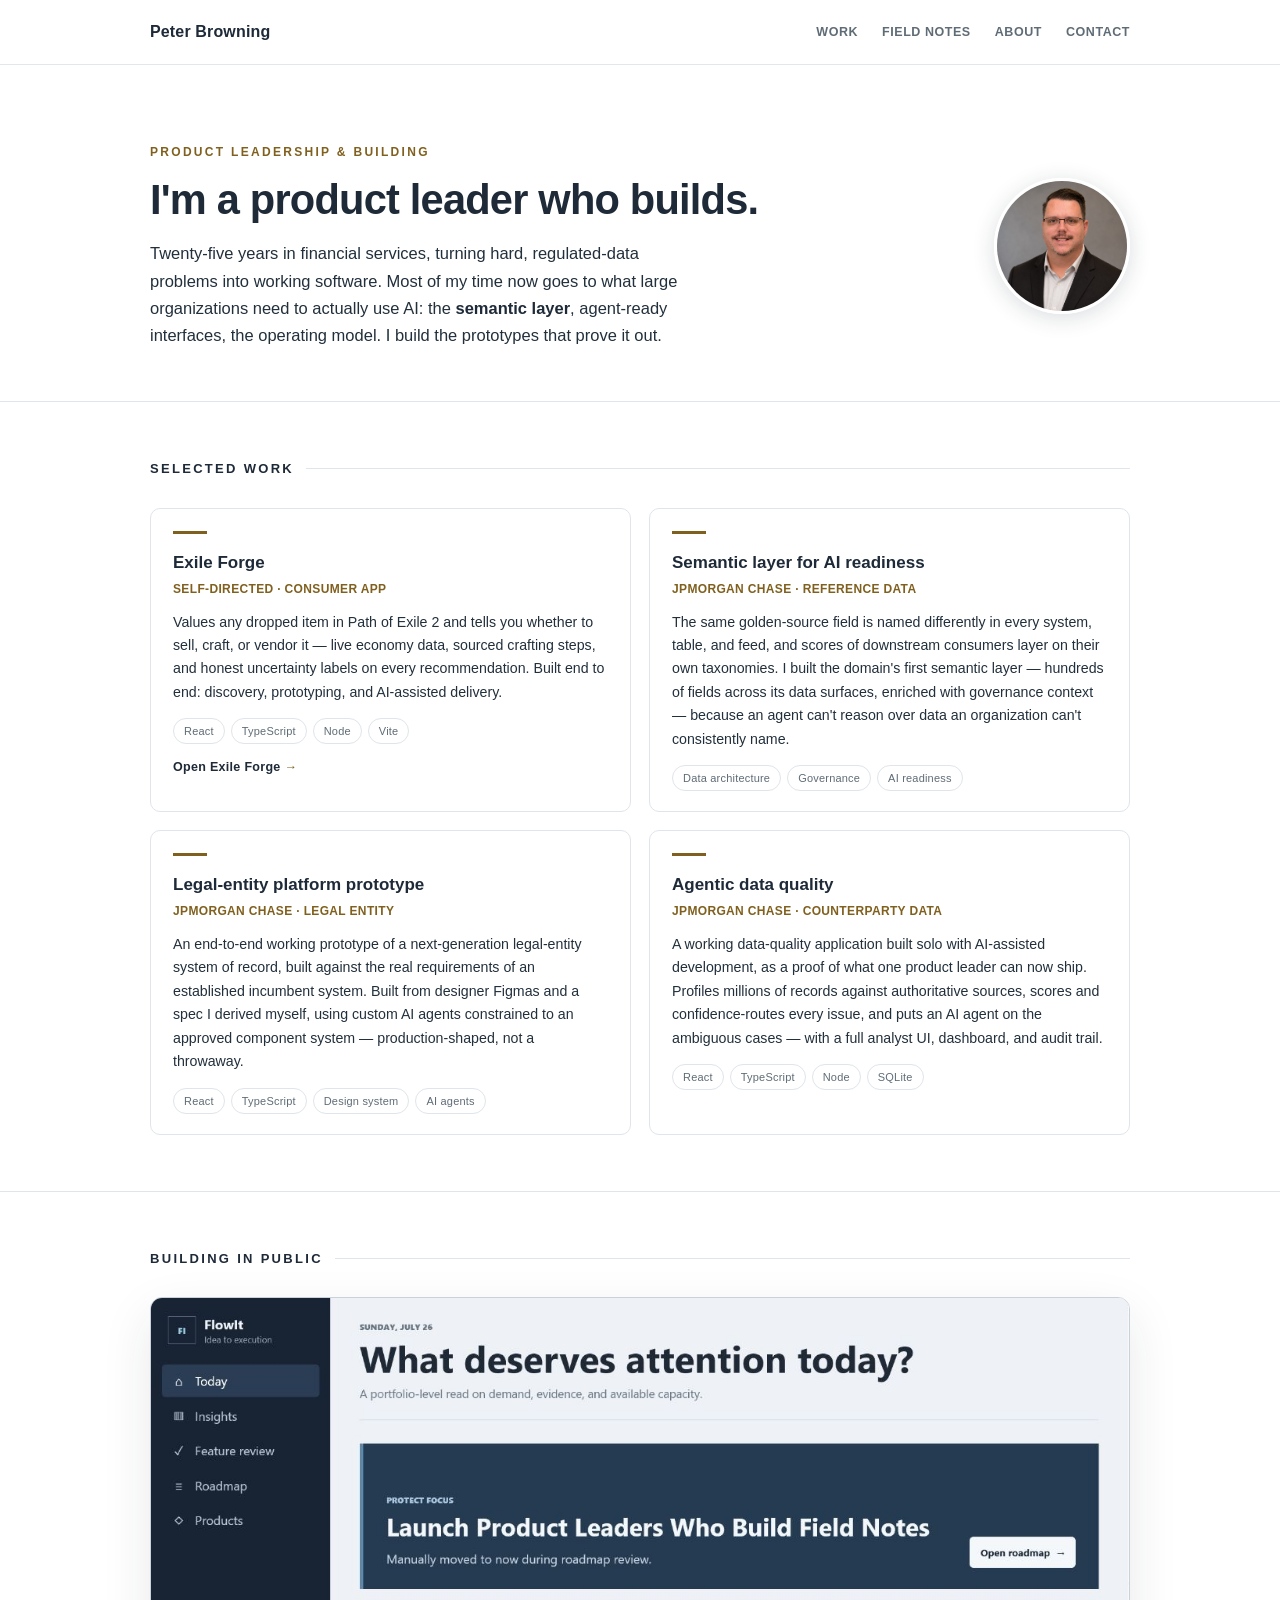
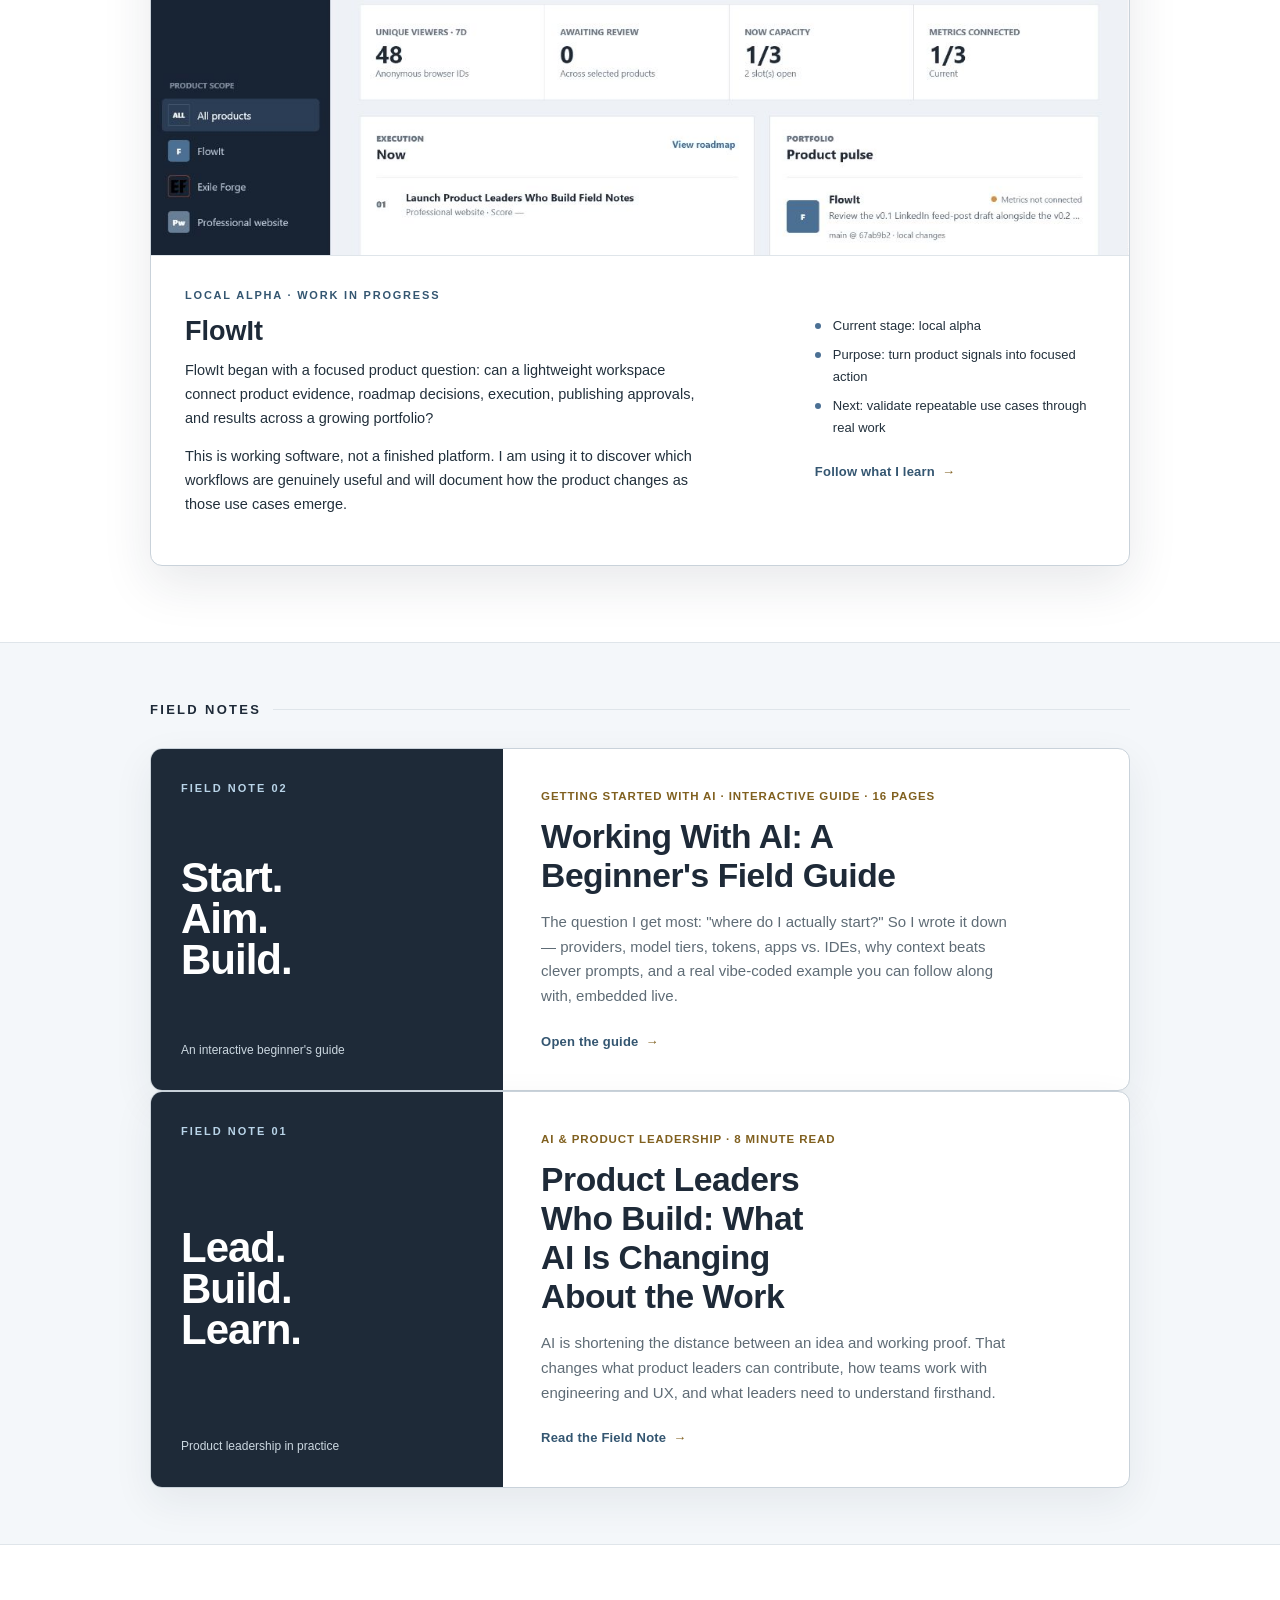
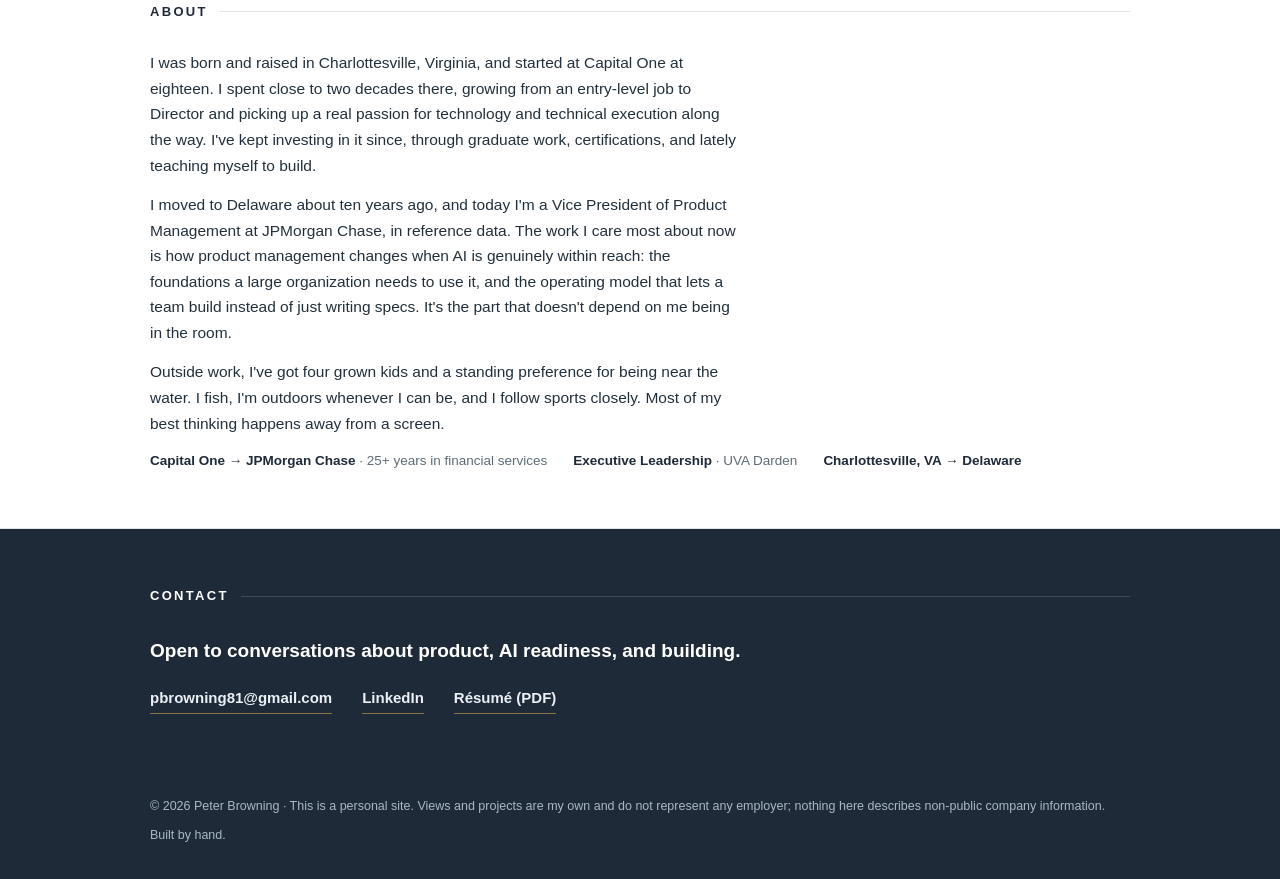
<file: index.html>
<!doctype html>
<html lang="en">
<head>
  <meta charset="utf-8">
  <meta name="viewport" content="width=device-width, initial-scale=1">
  <meta name="description" content="Peter Browning is a product leader and builder focused on AI readiness, regulated data, and hands-on product delivery.">
  <meta name="theme-color" content="#1e2a38">
  <link rel="icon" href="assets/favicon.svg" type="image/svg+xml">
  <title>Peter Browning — Product Leader &amp; Builder</title>
  <link rel="stylesheet" href="assets/site.css?v=20260726-2">
</head>
<body>

<a class="skip-link" href="#main">Skip to content</a>

<header>
  <div class="wrap bar">
    <a class="brand" href="/" aria-label="Peter Browning home">
      <span class="brand-full">Peter Browning</span>
      <span class="brand-short" aria-hidden="true">PB</span>
    </a>
    <nav aria-label="Primary navigation">
      <a href="#work">Work</a>
      <a href="#field-notes">Field Notes</a>
      <a href="#about">About</a>
      <a href="#contact">Contact</a>
    </nav>
  </div>
</header>

<main id="main">
  <div class="intro">
    <div class="wrap grid">
      <div class="txt">
        <div class="eyebrow">Product Leadership &amp; Building</div>
        <h1>I'm a product leader who builds.</h1>
        <p>Twenty-five years in financial services, turning hard, regulated-data problems into working
        software. Most of my time now goes to what large organizations need to actually use AI: the
        <b>semantic layer</b>, agent-ready interfaces, the operating model. I build the prototypes
        that prove it out.</p>
      </div>
      <img class="photo" src="headshot.jpg" alt="Peter Browning" width="136" height="136" fetchpriority="high">
    </div>
  </div>

  <section class="block" id="work">
    <div class="wrap">
      <div class="kicker"><h2>Selected Work</h2><div class="rule"></div></div>

      <div class="cards">
        <article class="card">
          <div class="top"></div>
          <h3>Exile Forge</h3>
          <div class="role">Self-directed · consumer app</div>
          <p>Values any dropped item in Path of Exile 2 and tells you whether to sell, craft, or vendor
          it — live economy data, sourced crafting steps, and honest uncertainty labels on every
          recommendation. Built end to end: discovery, prototyping, and AI-assisted delivery.</p>
          <div class="tech"><span>React</span><span>TypeScript</span><span>Node</span><span>Vite</span></div>
          <a class="link" href="https://exile-forge.netlify.app?utm_source=petebrowning.com&amp;utm_medium=portfolio&amp;utm_campaign=exile_forge_launch">Open Exile Forge</a>
        </article>

        <article class="card">
          <div class="top"></div>
          <h3>Semantic layer for AI readiness</h3>
          <div class="role">JPMorgan Chase · reference data</div>
          <p>The same golden-source field is named differently in every system, table, and feed, and
          scores of downstream consumers layer on their own taxonomies. I built the domain's first
          semantic layer — hundreds of fields across its data surfaces, enriched with governance
          context — because an agent can't reason over data an organization can't consistently name.</p>
          <div class="tech"><span>Data architecture</span><span>Governance</span><span>AI readiness</span></div>
        </article>

        <article class="card">
          <div class="top"></div>
          <h3>Legal-entity platform prototype</h3>
          <div class="role">JPMorgan Chase · legal entity</div>
          <p>An end-to-end working prototype of a next-generation legal-entity system of record, built
          against the real requirements of an established incumbent system. Built from designer Figmas
          and a spec I derived myself, using custom AI agents constrained to an approved component
          system — production-shaped, not a throwaway.</p>
          <div class="tech"><span>React</span><span>TypeScript</span><span>Design system</span><span>AI agents</span></div>
        </article>

        <article class="card">
          <div class="top"></div>
          <h3>Agentic data quality</h3>
          <div class="role">JPMorgan Chase · counterparty data</div>
          <p>A working data-quality application built solo with AI-assisted development, as a proof of
          what one product leader can now ship. Profiles millions of records against authoritative
          sources, scores and confidence-routes every issue, and puts an AI agent on the ambiguous
          cases — with a full analyst UI, dashboard, and audit trail.</p>
          <div class="tech"><span>React</span><span>TypeScript</span><span>Node</span><span>SQLite</span></div>
        </article>
      </div>
    </div>
  </section>

  <section class="block build-lab" id="building-in-public">
    <div class="wrap">
      <div class="kicker"><h2>Building in Public</h2><div class="rule"></div></div>
      <article class="featured-product">
        <figure class="featured-product__visual">
          <img src="assets/flowit-dashboard.png" alt="FlowIt local-alpha dashboard showing portfolio priorities, audience metrics, capacity, and product status" width="1265" height="720" loading="lazy" decoding="async">
        </figure>
        <div class="featured-product__content">
          <div class="featured-product__summary">
            <div class="product-label">Local alpha · work in progress</div>
            <h3>FlowIt</h3>
            <p>FlowIt began with a focused product question: can a lightweight workspace connect
            product evidence, roadmap decisions, execution, publishing approvals, and results across
            a growing portfolio?</p>
            <p>This is working software, not a finished platform. I am using it to discover which
            workflows are genuinely useful and will document how the product changes as those use
            cases emerge.</p>
          </div>
          <div class="featured-product__details">
            <ul class="product-points">
              <li>Current stage: local alpha</li>
              <li>Purpose: turn product signals into focused action</li>
              <li>Next: validate repeatable use cases through real work</li>
            </ul>
            <a class="text-link" href="#field-notes">Follow what I learn</a>
          </div>
        </div>
      </article>
    </div>
  </section>

  <section class="block field-notes" id="field-notes">
    <div class="wrap">
      <div class="kicker"><h2>Field Notes</h2><div class="rule"></div></div>
      <article class="note-card">
        <div class="note-card__mark" aria-hidden="true">
          <span>Field Note 02</span>
          <strong>Start.<br>Aim.<br>Build.</strong>
          <small>An interactive beginner's guide</small>
        </div>
        <div class="note-card__content">
          <div class="note-meta">Getting started with AI · interactive guide · 16 pages</div>
          <h3>Working With AI: A Beginner's Field Guide</h3>
          <p>The question I get most: "where do I actually start?" So I wrote it down — providers,
          model tiers, tokens, apps vs. IDEs, why context beats clever prompts, and a real
          vibe-coded example you can follow along with, embedded live.</p>
          <a class="text-link" href="field-notes/ai-beginners-guide/">Open the guide</a>
        </div>
      </article>
      <article class="note-card">
        <div class="note-card__mark" aria-hidden="true">
          <span>Field Note 01</span>
          <strong>Lead.<br>Build.<br>Learn.</strong>
          <small>Product leadership in practice</small>
        </div>
        <div class="note-card__content">
          <div class="note-meta">AI &amp; product leadership · 8 minute read</div>
          <h3>Product Leaders Who Build: What AI Is Changing About the Work</h3>
          <p>AI is shortening the distance between an idea and working proof. That changes what
          product leaders can contribute, how teams work with engineering and UX, and what leaders
          need to understand firsthand.</p>
          <a class="text-link" href="field-notes/product-leaders-who-build/">Read the Field Note</a>
        </div>
      </article>
    </div>
  </section>

  <section class="block about" id="about">
    <div class="wrap">
      <div class="kicker"><h2>About</h2><div class="rule"></div></div>
      <p>I was born and raised in Charlottesville, Virginia, and started at Capital One at eighteen. I
      spent close to two decades there, growing from an entry-level job to Director and picking up a
      real passion for technology and technical execution along the way. I've kept investing in it
      since, through graduate work, certifications, and lately teaching myself to build.</p>
      <p>I moved to Delaware about ten years ago, and today I'm a Vice President of Product Management
      at JPMorgan Chase, in reference data. The work I care most about now is how product management
      changes when AI is genuinely within reach: the foundations a large organization needs to use it,
      and the operating model that lets a team build instead of just writing specs. It's the part that
      doesn't depend on me being in the room.</p>
      <p>Outside work, I've got four grown kids and a standing preference for being near the water. I
      fish, I'm outdoors whenever I can be, and I follow sports closely. Most of my best thinking
      happens away from a screen.</p>
      <div class="facts">
        <div><b>Capital One → JPMorgan Chase</b> · 25+ years in financial services</div>
        <div><b>Executive Leadership</b> · UVA Darden</div>
        <div><b>Charlottesville, VA → Delaware</b></div>
      </div>
    </div>
  </section>

  <section class="block contact" id="contact">
    <div class="wrap">
      <div class="kicker"><h2>Contact</h2><div class="rule"></div></div>
      <div class="lead">Open to conversations about product, AI readiness, and building.</div>
      <div class="clinks">
        <a href="mailto:pbrowning81@gmail.com">pbrowning81@gmail.com</a>
        <a href="https://www.linkedin.com/in/peterbrowningproduct/">LinkedIn</a>
        <a href="Peter_Browning_Resume_2026.pdf">Résumé (PDF)</a>
      </div>
    </div>
  </section>
</main>

<footer>
  <div class="wrap">
    <div>© 2026 Peter Browning · This is a personal site. Views and projects are my own and do not represent any employer; nothing here describes non-public company information.</div>
    <div>Built by hand.</div>
  </div>
</footer>

</body>
</html>
</file>
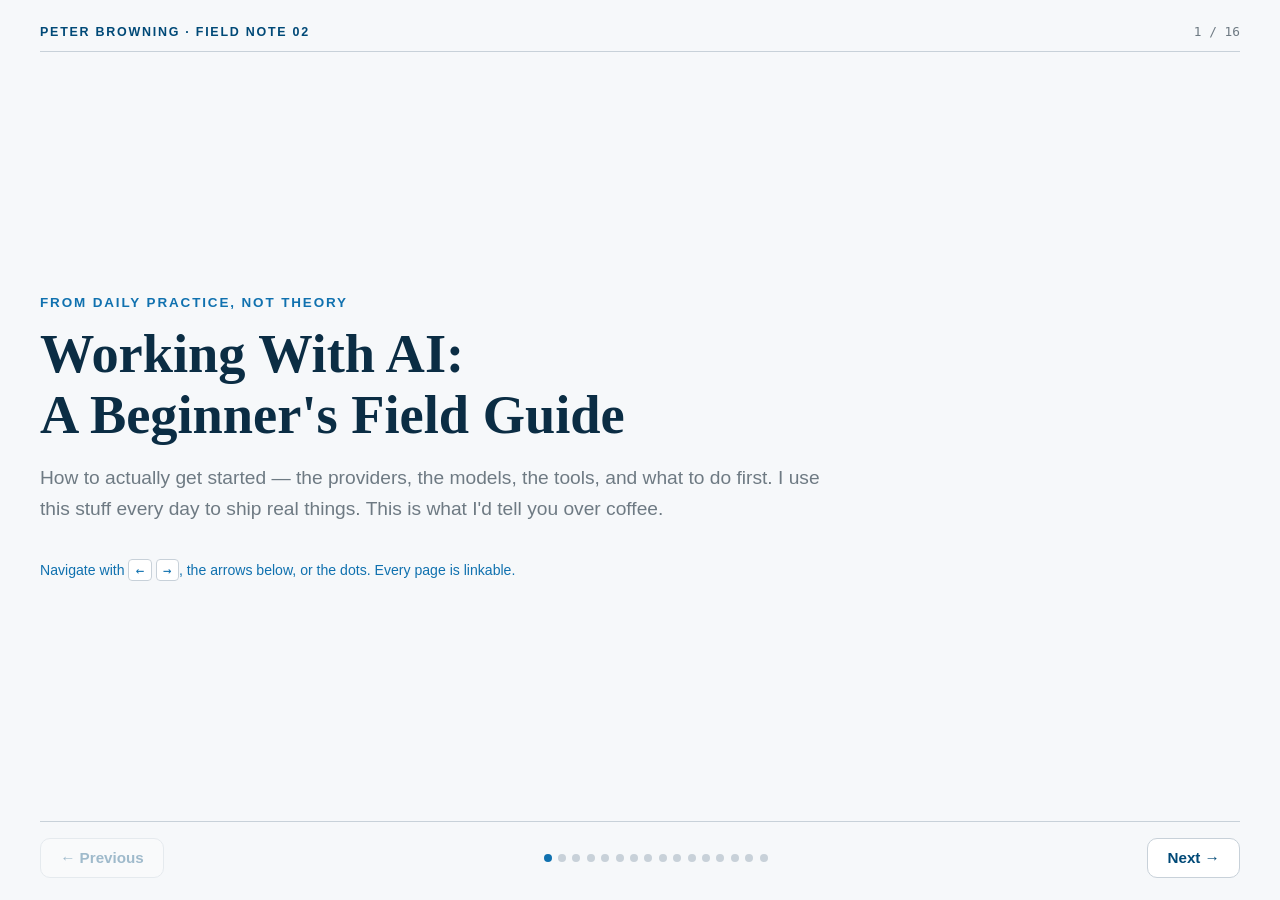
<file: field-notes/ai-beginners-guide/index.html>
<!DOCTYPE html>
<html lang="en">
<head>
<meta charset="utf-8">
<meta name="viewport" content="width=device-width, initial-scale=1">
<title>Working With AI: A Beginner's Field Guide — Peter Browning</title>
<meta name="description" content="How to actually get started with AI — providers, model tiers, tokens, apps vs IDEs, context, and a real vibe-coded example you can follow along with.">
<style>
  :root {
    /* infographic-decks skill palette */
    --blue-deep: #004977; --blue-ink: #0B2D44; --blue-mid: #123B5C;
    --blue-bright: #1071AF; --blue-wash: #E9F1F7;
    --gray-ink: #333B41; --gray-muted: #6E7A83; --gray-line: #DDE3E8;
    --gray-line-strong: #C8D1D9; --gray-soft: #F6F8FA; --white: #fff;
    --good-fg: #2F6C43; --good-bg: #EAF2EC; --bad-fg: #9C3B31; --bad-bg: #F7ECEA;
    --shadow: 0 18px 50px rgba(11,45,68,.1);
  }
  * { box-sizing: border-box; margin: 0; padding: 0; }
  body { font-family: "Segoe UI", "Helvetica Neue", Helvetica, Arial, sans-serif; color: var(--gray-ink); background: var(--gray-soft); min-height: 100vh; display: flex; flex-direction: column; }
  .concept-banner { background: var(--blue-deep); color: #fff; text-align: center; font-size: .72rem; letter-spacing: .12em; text-transform: uppercase; padding: .4rem; }
  .deck { flex: 1; display: flex; flex-direction: column; max-width: 1240px; width: 100%; margin: 0 auto; padding: 1.5rem 1.25rem 0; }
  .deck-head { display: flex; justify-content: space-between; align-items: baseline; border-bottom: 1px solid var(--gray-line-strong); padding-bottom: .75rem; }
  .deck-head .series { font-size: .78rem; letter-spacing: .14em; text-transform: uppercase; color: var(--blue-deep); font-weight: 600; }
  .deck-head .counter { font-family: Consolas, "SFMono-Regular", monospace; font-size: .8rem; color: var(--gray-muted); }
  .stage { flex: 1; position: relative; padding: 1.5rem 0 1.25rem; display: flex; flex-direction: column; }
  .slide { display: none; animation: rise .35s ease; }
  .slide.active { display: block; width: 100%; margin-block: auto; }
  @keyframes rise { from { opacity: 0; transform: translateY(10px); } to { opacity: 1; transform: none; } }
  .kicker { font-size: .84rem; letter-spacing: .14em; text-transform: uppercase; color: var(--blue-bright); font-weight: 700; margin-bottom: .85rem; }
  h1 { font-family: Georgia, "Times New Roman", serif; font-size: clamp(2.2rem, 5vw, 3.4rem); line-height: 1.12; color: var(--blue-ink); max-width: 900px; }
  h2 { font-family: Georgia, "Times New Roman", serif; font-size: clamp(1.7rem, 3.4vw, 2.6rem); color: var(--blue-ink); margin-bottom: 1rem; }
  h3 { color: var(--blue-mid); font-size: 1.12rem; }
  p { line-height: 1.62; }
  .lede { font-size: clamp(1.1rem, 1.5vw, 1.3rem); color: var(--gray-muted); max-width: 800px; margin-top: 1rem; }
  .body { font-size: clamp(1.02rem, 1.3vw, 1.15rem); max-width: 820px; margin-top: .8rem; }
  .hint { margin-top: 2.2rem; font-size: .88rem; color: var(--blue-bright); }
  .hint kbd { border: 1px solid var(--gray-line-strong); border-radius: 4px; padding: .1rem .4rem; background: #fff; font-family: Consolas, monospace; }
  .aside { margin-top: 1.4rem; max-width: 800px; background: var(--blue-wash); border-left: 4px solid var(--blue-bright); border-radius: 0 10px 10px 0; padding: 1rem 1.2rem; font-size: .98rem; line-height: 1.6; }
  .placeholder { margin-top: 1.2rem; border: 2px dashed var(--gray-line-strong); border-radius: 10px; background: #fff; color: var(--gray-muted); font-size: .8rem; letter-spacing: .06em; text-transform: uppercase; text-align: center; padding: 2.2rem 1rem; max-width: 900px; }

  .agenda { display: grid; grid-template-columns: repeat(auto-fill, minmax(300px, 1fr)); gap: .7rem; margin-top: 1.4rem; list-style: none; }
  .agenda li { display: flex; gap: .7rem; align-items: baseline; background: #fff; border: 1px solid var(--gray-line); border-radius: 10px; padding: .8rem .95rem; font-size: .97rem; }
  .agenda .n { font-family: Consolas, monospace; color: var(--blue-bright); font-size: .84rem; }
  .badge { margin-left: auto; flex-shrink: 0; font-size: .68rem; letter-spacing: .08em; text-transform: uppercase; color: var(--blue-deep); background: var(--blue-wash); border-radius: 20px; padding: .2rem .55rem; font-weight: 700; }

  .cards { display: grid; grid-template-columns: repeat(auto-fit, minmax(250px, 1fr)); gap: 1rem; margin-top: 1.2rem; }
  .card { background: #fff; border: 1px solid var(--gray-line); border-radius: 12px; padding: 1.2rem 1.3rem; box-shadow: var(--shadow); }
  .card h3 { margin-bottom: .4rem; }
  .card p { font-size: .97rem; color: var(--gray-muted); line-height: 1.55; }
  .card .models { font-family: Consolas, monospace; font-size: .84rem; color: var(--blue-bright); margin-bottom: .5rem; display: flex; align-items: center; gap: .45rem; }
  .card .models .glyph { width: 17px; height: 17px; }
  .card .ic { width: 46px; height: 46px; padding: .55rem; margin-bottom: .6rem; background: var(--blue-wash); border-radius: 12px; fill: none; stroke: var(--blue-deep); stroke-width: 1.7; stroke-linecap: round; stroke-linejoin: round; }
  .wordmark { display: inline-block; margin-bottom: .5rem; padding: .3rem .7rem; border-radius: 8px; font-weight: 800; font-size: .82rem; letter-spacing: .06em; }
  .wordmark.others { background: var(--blue-wash); color: var(--blue-deep); }
  .logo-img { display: block; margin: .45rem 0 .9rem; }
  .logo-img.anthropic { height: 16px; }
  .logo-img.openai { height: 27px; }

  .twocol { display: grid; grid-template-columns: 1fr 1fr; gap: 1.1rem; margin-top: 1.2rem; }
  @media (max-width: 720px) { .twocol { grid-template-columns: 1fr; } }
  .list-panel { background: #fff; border: 1px solid var(--gray-line); border-radius: 12px; padding: 1rem 1.2rem; }
  .list-panel h3 { margin-bottom: .6rem; }
  .list-panel ul { margin-left: 1.05rem; }
  .list-panel li { font-size: .95rem; line-height: 1.55; margin-bottom: .55rem; }

  table.tiers { width: 100%; max-width: 980px; margin-top: 1.2rem; border-collapse: collapse; background: #fff; border-radius: 12px; overflow: hidden; box-shadow: var(--shadow); }
  .tiers th, .tiers td { padding: .85rem 1rem; text-align: left; font-size: .95rem; border-bottom: 1px solid var(--gray-line); }
  .tiers th { background: var(--blue-ink); color: #fff; font-size: .8rem; letter-spacing: .08em; text-transform: uppercase; }
  .tiers td:first-child { font-weight: 700; color: var(--blue-mid); white-space: nowrap; }
  .tiers .m { font-family: Consolas, monospace; font-size: .88rem; }
  .tiers small { display: block; color: var(--gray-muted); font-size: .8rem; margin-top: .15rem; }

  .gauges { display: grid; grid-template-columns: repeat(3, 1fr); gap: 1.1rem; max-width: 900px; margin-top: 1.4rem; }
  @media (max-width: 640px) { .gauges { grid-template-columns: 1fr; } }
  .gauge { background: #fff; border: 1px solid var(--gray-line); border-radius: 12px; padding: 1.15rem; text-align: center; }
  .gauge .bar { height: 10px; border-radius: 6px; background: var(--gray-line); overflow: hidden; margin: .7rem 0 .5rem; }
  .gauge .bar i { display: block; height: 100%; background: var(--blue-bright); }
  .gauge strong { font-size: .95rem; color: var(--blue-mid); }
  .gauge small { color: var(--gray-muted); font-size: .8rem; }

  .plans { display: grid; grid-template-columns: 1fr 1fr; gap: 1.1rem; margin-top: 1.3rem; max-width: 940px; }
  @media (max-width: 680px) { .plans { grid-template-columns: 1fr; } }
  .plan-col { background: #fff; border: 1px solid var(--gray-line); border-radius: 14px; overflow: hidden; box-shadow: var(--shadow); }
  .plan-col > header { background: var(--blue-ink); color: #fff; padding: .65rem 1.1rem; font-weight: 700; font-size: .9rem; }
  .plan { display: flex; justify-content: space-between; align-items: baseline; gap: .8rem; padding: .85rem 1.1rem; border-top: 1px solid var(--gray-line); }
  .plan:first-of-type { border-top: none; }
  .plan .nm { font-weight: 700; color: var(--blue-mid); font-size: .96rem; }
  .plan .nm small { display: block; font-weight: 400; color: var(--gray-muted); font-size: .8rem; margin-top: .1rem; }
  .plan .pr { font-family: Georgia, serif; font-size: 1.45rem; color: var(--blue-deep); white-space: nowrap; }
  .plan .pr small { font-size: .76rem; color: var(--gray-muted); font-family: "Segoe UI", sans-serif; }
  .plan.hot { background: var(--blue-wash); }
  .plans-cap { max-width: 940px; margin-top: .6rem; color: var(--gray-muted); font-size: .8rem; }

  .ide { max-width: 900px; margin-top: 1.3rem; border: 1px solid #1c1c1c; border-radius: 12px; overflow: hidden; background: #1e1e1e; box-shadow: var(--shadow); font-size: .8rem; }
  .ide-bar { display: flex; align-items: center; gap: .45rem; background: #323233; padding: .5rem .8rem; color: #ababab; font-size: .74rem; }
  .ide-bar i { width: 11px; height: 11px; border-radius: 50%; }
  .ide-bar i:nth-child(1) { background: #f45c57; } .ide-bar i:nth-child(2) { background: #f6bd3b; } .ide-bar i:nth-child(3) { background: #40c463; }
  .ide-bar span { margin-left: .4rem; }
  .ide-body { display: grid; grid-template-columns: 170px 1fr 240px; min-height: 240px; }
  @media (max-width: 680px) { .ide-body { grid-template-columns: 1fr; } }
  .ide-side { background: #252526; border-right: 1px solid #1c1c1c; padding: .7rem .55rem; }
  .ide-side b { display: block; color: #8a8a8a; font-size: .64rem; letter-spacing: .08em; margin-bottom: .55rem; padding-left: .4rem; }
  .ide-side .f { display: block; color: #cccccc; font-family: "Segoe UI", sans-serif; font-size: .78rem; padding: .22rem .4rem .22rem 1.3rem; border-radius: 4px; }
  .ide-side .f.dir { padding-left: .4rem; color: #e8e8e8; font-weight: 600; }
  .ide-side .f.on { background: #37373d; color: #fff; }
  .ide-code { padding: .75rem .4rem; overflow-x: auto; }
  .ide-code pre { margin: 0; font-family: Consolas, "SFMono-Regular", monospace; font-size: .78rem; line-height: 1.75; color: #d4d4d4; }
  .ide-code .ln { display: inline-block; width: 2.1em; margin-right: .8em; color: #858585; text-align: right; user-select: none; }
  .ide-code .cm { color: #6a9955; } .ide-code .kw { color: #569cd6; } .ide-code .st { color: #ce9178; }
  .ide-code .fn { color: #dcdcaa; } .ide-code .vr { color: #9cdcfe; }
  .ide-ai { border-left: 1px solid #1c1c1c; padding: .7rem .8rem; background: #252526; }
  .ide-ai b { display: block; color: #8a8a8a; font-size: .64rem; letter-spacing: .08em; margin-bottom: .55rem; }
  .ide-ai .bub { border-radius: 8px; padding: .5rem .6rem; font-size: .76rem; line-height: 1.45; margin-bottom: .45rem; background: #1e1e1e; border: 1px solid #3c3c3c; color: #d4d4d4; }
  .ide-ai .bub.you { background: var(--blue-bright); color: #fff; border: none; }
  .ide-status { display: flex; gap: 1.1rem; background: #007acc; color: #fff; font-size: .7rem; padding: .28rem .8rem; }
  .ide-cap { max-width: 900px; margin-top: .55rem; color: var(--gray-muted); font-size: .8rem; }

  .whofor { display: grid; grid-template-columns: minmax(0, 1.05fr) minmax(0, .9fr); gap: clamp(1.5rem, 3.5vw, 3.5rem); align-items: center; }
  @media (max-width: 860px) { .whofor { grid-template-columns: 1fr; } }
  .personas { display: grid; gap: 1.1rem; }
  .persona { display: grid; justify-items: center; text-align: center; gap: .15rem; background: #fff; border: 1px solid var(--gray-line); border-radius: 14px; padding: 1.2rem 1.3rem 1.15rem; box-shadow: var(--shadow); }
  .persona svg { width: min(150px, 45%); height: auto; margin-bottom: .35rem; }
  .persona strong { font-family: Georgia, serif; font-size: 1.15rem; color: var(--blue-ink); }
  .persona small { color: var(--gray-muted); font-size: .88rem; line-height: 1.45; }

  .map-visual { margin-top: 1.6rem; }
  .map-visual svg { display: block; width: 100%; height: auto; font-family: "Segoe UI", sans-serif; }
  .agenda { display: none; }
  @media (max-width: 760px) { .map-visual { display: none; } .agenda { display: grid; } }

  .field-rows { display: grid; gap: .5rem; margin: .35rem 0 .6rem; }
  .field-row { display: flex; align-items: center; gap: .55rem; font-size: .92rem; font-weight: 600; color: var(--gray-ink); }
  .field-row .glyph { width: 18px; height: 18px; }
  .grok-mark { font-family: Consolas, monospace; font-weight: 700; font-size: .66rem; letter-spacing: .12em; color: #fff; background: #000; border-radius: 4px; padding: .18rem .4rem; }

  .proscons { display: grid; grid-template-columns: 1fr 1fr; gap: 1.1rem; margin-top: 1.2rem; }
  @media (max-width: 720px) { .proscons { grid-template-columns: 1fr; } }
  .pc { background: #fff; border: 1px solid var(--gray-line); border-radius: 12px; overflow: hidden; }
  .pc header { background: var(--blue-ink); color: #fff; padding: .65rem 1.05rem; font-size: .9rem; font-weight: 700; }
  .pc ul { list-style: none; padding: .85rem 1.05rem; }
  .pc li { font-size: .92rem; line-height: 1.5; padding-left: 1.25rem; position: relative; margin-bottom: .5rem; }
  .pc li.plus::before { content: "+"; position: absolute; left: 0; color: var(--good-fg); font-weight: 800; }
  .pc li.minus::before { content: "−"; position: absolute; left: 0; color: var(--bad-fg); font-weight: 800; }

  .check { list-style: none; margin-top: 1.3rem; max-width: 780px; counter-reset: c; }
  .check li { counter-increment: c; display: flex; gap: .9rem; align-items: flex-start; background: #fff; border: 1px solid var(--gray-line); border-radius: 12px; padding: 1rem 1.15rem; margin-bottom: .65rem; }
  .check li::before { content: counter(c); flex-shrink: 0; width: 1.85rem; height: 1.85rem; border-radius: 50%; background: var(--blue-deep); color: #fff; display: grid; place-items: center; font-size: .88rem; font-weight: 700; }
  .check strong { display: block; font-size: 1rem; color: var(--blue-mid); }
  .check small { color: var(--gray-muted); font-size: .88rem; line-height: 1.5; }

  .demo { display: grid; grid-template-columns: 1fr 1fr; gap: 1rem; margin-top: 1.2rem; }
  @media (max-width: 760px) { .demo { grid-template-columns: 1fr; } }
  .prompt-box { border-radius: 12px; border: 1px solid var(--gray-line); background: #fff; overflow: hidden; }
  .prompt-box header { padding: .55rem .9rem; font-size: .72rem; letter-spacing: .1em; text-transform: uppercase; font-weight: 700; }
  .prompt-box.weak header { background: var(--bad-bg); color: var(--bad-fg); }
  .prompt-box.strong header { background: var(--good-bg); color: var(--good-fg); }
  .prompt-box .msg { padding: .8rem 1rem; font-size: .92rem; line-height: 1.55; border-top: 1px solid var(--gray-line); }
  .prompt-box .msg.user { font-family: Consolas, monospace; background: var(--gray-soft); font-size: .84rem; }
  .prompt-box .msg .who { display: block; font-size: .7rem; letter-spacing: .1em; text-transform: uppercase; color: var(--gray-muted); margin-bottom: .3rem; }
  .annot { font-size: .84rem; color: var(--blue-bright); padding: .5rem 1rem .85rem; }

  .doorways { display: grid; grid-template-columns: 1fr 1fr; gap: 1rem; margin-top: 1.4rem; }
  @media (max-width: 720px) { .doorways { grid-template-columns: 1fr; } }
  .doorway { background: var(--blue-ink); color: #fff; border-radius: 14px; padding: 1.15rem 1.3rem; }
  .doorway .tag { font-size: .68rem; letter-spacing: .12em; text-transform: uppercase; color: #9fc1d8; }
  .doorway h3 { color: #fff; margin: .3rem 0 .4rem; }
  .doorway p { font-size: .92rem; line-height: 1.55; color: #d3dfe8; }
  .doorway .go { display: inline-block; margin-top: .6rem; color: #fff; font-weight: 700; font-size: .88rem; text-decoration: none; border-bottom: 1px solid var(--blue-bright); }

  .deck-nav { display: flex; align-items: center; justify-content: space-between; gap: 1rem; padding: 1rem 0 1.4rem; border-top: 1px solid var(--gray-line-strong); }
  .deck-nav button { font: inherit; font-size: .95rem; font-weight: 600; color: var(--blue-deep); background: #fff; border: 1px solid var(--gray-line-strong); border-radius: 10px; padding: .65rem 1.2rem; cursor: pointer; }
  .deck-nav button:hover { border-color: var(--blue-bright); }
  .deck-nav button:disabled { opacity: .35; cursor: default; }
  .dots { display: flex; gap: .4rem; flex-wrap: wrap; }
  .dots i { width: 8px; height: 8px; border-radius: 50%; background: var(--gray-line-strong); cursor: pointer; }
  .dots i.on { background: var(--blue-bright); }
</style>
</head>
<body>

<div class="deck">
  <div class="deck-head">
    <span class="series"><a href="/" style="color:inherit;text-decoration:none;">Peter Browning</a> · Field Note 02</span>
    <span class="counter"><span id="cur">1</span> / <span id="total">13</span></span>
  </div>

  <div class="stage">

    <!-- 1 · Cover -->
    <section class="slide active">
      <div class="kicker">From daily practice, not theory</div>
      <h1>Working With AI:<br>A Beginner's Field Guide</h1>
      <p class="lede">How to actually get started — the providers, the models, the tools,
      and what to do first. I use this stuff every day to ship real things. This is
      what I'd tell you over coffee.</p>
      <p class="hint">Navigate with <kbd>←</kbd> <kbd>→</kbd>, the arrows below, or the dots. Every page is linkable.</p>
    </section>

    <!-- 2 · Who this is for -->
    <section class="slide">
      <div class="whofor">
        <div>
          <div class="kicker">Before we start</div>
          <h2>Who this is for</h2>
          <p class="body">Unless you've been living under a rock, you already know roughly
          what AI and large language models are. We're skipping that. This guide is about
          <strong>getting started</strong>: maybe you're a product owner who wants to learn
          to vibe code, or you're just curious whether AI can take a few routine chores off
          your plate. Providers, models, tools, first steps — covered.</p>
          <div class="aside">
            Fair warning: this is my experience, not a certification. I'm not a pro — I'm a
            product guy who started using AI daily and ended up shipping real software with
            it. I'm writing down what I learned because the answer to "where do I start?"
            shouldn't take months to find. It took me months.
          </div>
        </div>
        <div class="personas" role="img" aria-label="Two readers this guide is written for: the product owner who wants to build, and the curious professional who wants routine work off their plate">
          <div class="persona">
            <svg viewBox="0 0 120 100" aria-hidden="true">
              <circle cx="46" cy="26" r="12" fill="#1071AF"/>
              <path d="M24 78c0-14 10-24 22-24s22 10 22 24" fill="#1071AF"/>
              <rect x="62" y="46" width="40" height="26" rx="3" fill="#0B2D44"/>
              <rect x="65" y="49" width="34" height="17" rx="1.5" fill="#E9F1F7"/>
              <path d="M70 54h12M70 58h18M70 62h9" stroke="#1071AF" stroke-width="2" stroke-linecap="round"/>
              <rect x="56" y="72" width="52" height="4" rx="2" fill="#0B2D44"/>
              <path d="M104 38l3-7 3 7-3 7z" fill="#1071AF"/>
            </svg>
            <strong>The builder</strong>
            <small>A product owner who wants to learn to vibe code</small>
          </div>
          <div class="persona">
            <svg viewBox="0 0 120 100" aria-hidden="true">
              <circle cx="60" cy="30" r="12" fill="#004977"/>
              <path d="M38 82c0-14 10-24 22-24s22 10 22 24" fill="#004977"/>
              <circle cx="88" cy="22" r="3" fill="#1071AF"/>
              <circle cx="97" cy="34" r="2.4" fill="#1071AF" opacity=".7"/>
              <circle cx="30" cy="26" r="2.4" fill="#1071AF" opacity=".7"/>
              <path d="M22 40c3 0 5-2 5-5 0 3 2 5 5 5-3 0-5 2-5 5 0-3-2-5-5-5z" fill="#1071AF"/>
              <path d="M86 42c4 0 7-3 7-7 0 4 3 7 7 7-4 0-7 3-7 7 0-4-3-7-7-7z" fill="#1071AF"/>
            </svg>
            <strong>The curious</strong>
            <small>Wants AI to take routine chores off their plate</small>
          </div>
        </div>
      </div>
    </section>

    <!-- 2b · The map -->
    <section class="slide">
      <div class="kicker">What's ahead</div>
      <h2>The map</h2>
      <p class="lede">Eleven short topics, ending with a real worked example. Four of them
      open doors to deeper dives — published separately as this series grows.</p>
      <div class="map-visual" role="img" aria-label="A winding trail through eleven numbered stops, from 'What can you even do with AI' to the final worked example. Stops 9, 10, and 11 are marked as deep dives.">
        <svg viewBox="0 0 1120 400">
          <!-- the trail -->
          <path d="M 50 70 L 920 70 C 1015 70 1058 102 1058 132 C 1058 163 1015 195 920 195 L 110 195 C 58 195 28 226 28 258 C 28 289 58 320 110 320 L 1005 320"
                fill="none" stroke="#C8D1D9" stroke-width="4" stroke-dasharray="1 10" stroke-linecap="round"/>
          <!-- start -->
          <g font-family="Consolas, monospace" font-size="11.5" font-weight="700">
            <rect x="16" y="42" width="58" height="20" rx="10" fill="#004977"/>
            <text x="45" y="56" fill="#fff" text-anchor="middle" letter-spacing="1">START</text>
          </g>
          <!-- finish flag -->
          <g>
            <path d="M1030 320 v-46" stroke="#004977" stroke-width="3" stroke-linecap="round"/>
            <path d="M1030 274 h34 l-9 10 9 10 h-34 z" fill="#1071AF"/>
            <text x="1032" y="348" font-size="12.5" font-weight="700" fill="#123B5C" text-anchor="middle">the worked</text>
            <text x="1032" y="363" font-size="12.5" font-weight="700" fill="#123B5C" text-anchor="middle">example</text>
          </g>
          <!-- row 1 stops -->
          <g text-anchor="middle">
            <g><circle cx="110" cy="70" r="17" fill="#fff" stroke="#004977" stroke-width="2.5"/><text x="110" y="75" font-family="Consolas" font-size="13" font-weight="700" fill="#004977">01</text><text x="110" y="112" font-size="13.5" fill="#333B41">What can you even do with AI?</text></g>
            <g><circle cx="380" cy="70" r="17" fill="#fff" stroke="#004977" stroke-width="2.5"/><text x="380" y="75" font-family="Consolas" font-size="13" font-weight="700" fill="#004977">02</text><text x="380" y="112" font-size="13.5" fill="#333B41">What I've personally used it for</text></g>
            <g><circle cx="650" cy="70" r="17" fill="#fff" stroke="#004977" stroke-width="2.5"/><text x="650" y="75" font-family="Consolas" font-size="13" font-weight="700" fill="#004977">03</text><text x="650" y="112" font-size="13.5" fill="#333B41">Providers &amp; their apps</text></g>
            <g><circle cx="920" cy="70" r="17" fill="#fff" stroke="#004977" stroke-width="2.5"/><text x="920" y="75" font-family="Consolas" font-size="13" font-weight="700" fill="#004977">04</text><text x="920" y="112" font-size="13.5" fill="#333B41">Models come in tiers</text></g>
          </g>
          <!-- row 2 stops -->
          <g text-anchor="middle">
            <g><circle cx="920" cy="195" r="17" fill="#fff" stroke="#004977" stroke-width="2.5"/><text x="920" y="200" font-family="Consolas" font-size="13" font-weight="700" fill="#004977">05</text><text x="920" y="237" font-size="13.5" fill="#333B41">Tokens are the gasoline</text></g>
            <g><circle cx="650" cy="195" r="17" fill="#fff" stroke="#004977" stroke-width="2.5"/><text x="650" y="200" font-family="Consolas" font-size="13" font-weight="700" fill="#004977">06</text><text x="650" y="237" font-size="13.5" fill="#333B41">What it costs to play</text></g>
            <g><circle cx="380" cy="195" r="17" fill="#fff" stroke="#004977" stroke-width="2.5"/><text x="380" y="200" font-family="Consolas" font-size="13" font-weight="700" fill="#004977">07</text><text x="380" y="237" font-size="13.5" fill="#333B41">The app, or the toolbox (IDE)</text></g>
            <g><circle cx="110" cy="195" r="17" fill="#fff" stroke="#004977" stroke-width="2.5"/><text x="110" y="200" font-family="Consolas" font-size="13" font-weight="700" fill="#004977">08</text><text x="110" y="237" font-size="13.5" fill="#333B41">What you need to start</text></g>
          </g>
          <!-- row 3 stops: the deep dives -->
          <g text-anchor="middle">
            <g>
              <circle cx="340" cy="320" r="24" fill="none" stroke="#1071AF" stroke-width="1.6" stroke-dasharray="4 4"/>
              <circle cx="340" cy="320" r="17" fill="#E9F1F7" stroke="#004977" stroke-width="2.5"/><text x="340" y="325" font-family="Consolas" font-size="13" font-weight="700" fill="#004977">09</text>
              <text x="340" y="285" font-size="13.5" fill="#333B41">Context is the whole game</text>
              <text x="340" y="368" font-family="Consolas" font-size="10.5" font-weight="700" letter-spacing="1" fill="#1071AF">DEEP DIVE</text>
            </g>
            <g>
              <circle cx="610" cy="320" r="24" fill="none" stroke="#1071AF" stroke-width="1.6" stroke-dasharray="4 4"/>
              <circle cx="610" cy="320" r="17" fill="#E9F1F7" stroke="#004977" stroke-width="2.5"/><text x="610" y="325" font-family="Consolas" font-size="13" font-weight="700" fill="#004977">10</text>
              <text x="610" y="285" font-size="13.5" fill="#333B41">The operator matters more</text>
              <text x="610" y="368" font-family="Consolas" font-size="10.5" font-weight="700" letter-spacing="1" fill="#1071AF">DEEP DIVE ×2</text>
            </g>
            <g>
              <circle cx="880" cy="320" r="24" fill="none" stroke="#1071AF" stroke-width="1.6" stroke-dasharray="4 4"/>
              <circle cx="880" cy="320" r="17" fill="#E9F1F7" stroke="#004977" stroke-width="2.5"/><text x="880" y="325" font-family="Consolas" font-size="13" font-weight="700" fill="#004977">11</text>
              <text x="880" y="285" font-size="13.5" fill="#333B41">Vibe coding — a real example</text>
              <text x="880" y="368" font-family="Consolas" font-size="10.5" font-weight="700" letter-spacing="1" fill="#1071AF">DEEP DIVE</text>
            </g>
          </g>
        </svg>
      </div>
      <ul class="agenda">
        <li><span class="n">01</span> What can you even do with AI?</li>
        <li><span class="n">02</span> What I've personally used it for</li>
        <li><span class="n">03</span> Providers &amp; their apps</li>
        <li><span class="n">04</span> Models come in tiers</li>
        <li><span class="n">05</span> Tokens are the gasoline</li>
        <li><span class="n">06</span> What it costs to play</li>
        <li><span class="n">07</span> The app, or the toolbox (IDE)</li>
        <li><span class="n">08</span> What you need to start</li>
        <li><span class="n">09</span> Context is the whole game <span class="badge">deep dive</span></li>
        <li><span class="n">10</span> The operator matters more <span class="badge">deep dive ×2</span></li>
        <li><span class="n">11</span> Vibe coding — with a real example <span class="badge">deep dive</span></li>
      </ul>
    </section>

    <!-- 3 · What can you do -->
    <section class="slide">
      <div class="kicker">The obvious first question</div>
      <h2>"What can I even do with AI?"</h2>
      <div class="cards">
        <div class="card">
          <svg class="ic" viewBox="0 0 24 24"><rect x="3" y="4" width="18" height="16" rx="2"/><path d="M3 9h18M7 6.5h.01M10 6.5h.01"/></svg>
          <h3>Build your own app or website</h3><p>From a simple page to genuinely complex software — without waiting on anyone.</p></div>
        <div class="card">
          <svg class="ic" viewBox="0 0 24 24"><rect x="5" y="7" width="14" height="11" rx="2"/><path d="M9 11h.01M15 11h.01M9 15h6M12 7V4M8 4h8"/></svg>
          <h3>Create agents with skills</h3><p>Teach AI your rules and let it run specific, complex tasks on its own.</p></div>
        <div class="card">
          <svg class="ic" viewBox="0 0 24 24"><path d="M4 20V10M10 20V4M16 20v-8M21 20H3"/></svg>
          <h3>Analysis and decks</h3><p>Detailed analysis, drafted documents, and presentation decks with precision.</p></div>
        <div class="card">
          <svg class="ic" viewBox="0 0 24 24"><path d="M3 12a9 9 0 1 0 3-6.7M3 4v5h5"/></svg>
          <h3>Automate the routine</h3><p>The small recurring stuff you do every week is exactly what it eats first.</p></div>
      </div>
      <p class="body">The possibilities really are endless. All you need is an idea and
      some curiosity, and you can get good at this faster than you'd expect.</p>
    </section>

    <!-- 4 · What I've used it for -->
    <section class="slide">
      <div class="kicker">Receipts</div>
      <h2>What I've personally used it for</h2>
      <div class="twocol">
        <div class="list-panel">
          <h3>At work</h3>
          <ul>
            <li>Working, near-production-grade prototypes in <strong>days</strong> — instead of waiting months for engineering capacity just to get real user feedback</li>
            <li>Live experiments on complex use cases in user-facing apps</li>
            <li>Automated software release notes straight from Jira tickets</li>
            <li>An agent that writes Jira stories off a prototype</li>
            <li>An estimator agent that sizes new work against similar completed work</li>
            <li>Interactive presentations and training guides you can attach to an email</li>
            <li>Reverse-engineering legacy logic and calculations — saving real development time</li>
          </ul>
        </div>
        <div class="list-panel">
          <h3>At home</h3>
          <ul>
            <li>Built <strong>FlowIt</strong>, a personal product-ops app that keeps me focused on what actually matters</li>
            <li>Built and shipped <strong>Exile Forge</strong>, a live game-economy advisor with real market data</li>
            <li>This guide you're reading — built with the same AI it teaches</li>
          </ul>
        </div>
      </div>
      <p class="body">None of that required me to be an engineer. And honestly? It's
      <em>easy</em> to get started. That's the part people don't believe until they try.</p>
    </section>

    <!-- 5 · Providers -->
    <section class="slide">
      <div class="kicker">The players</div>
      <h2>Two core providers, plus a chasing pack</h2>
      <div class="cards">
        <div class="card"><img class="logo-img anthropic" src="assets/anthropic-logo.svg" alt="Anthropic"><div class="models"><img class="glyph" src="assets/claude.svg" alt="">app: Claude</div><p>One of the two core players. Their models power everything I've built this year.</p></div>
        <div class="card"><img class="logo-img openai" src="assets/openai-logo.svg" alt="OpenAI"><div class="models"><img class="glyph" src="assets/openai-logo-glyph.svg" alt="">app: ChatGPT</div><p>The other core player, and the household name most people meet first.</p></div>
        <div class="card"><span class="wordmark others">+ THE FIELD</span><h3>The second bucket</h3><div class="field-rows">
          <span class="field-row"><img class="glyph" src="assets/googlegemini.svg" alt="">Google Gemini</span>
          <span class="field-row"><span class="grok-mark" aria-hidden="true">GROK</span>xAI Grok</span>
        </div><p>Capable and improving fast — just not where I'd point a beginner today.</p></div>
      </div>
      <div class="aside">
        The competition from China is real, too: Moonshot's open-weights
        <strong>Kimi K3</strong> debuted at #3 on the leaderboards this summer, right
        behind the two US frontier models. Worth knowing; not where you start.
      </div>
      <p class="body">Both camps have fans who will lobby you hard. Both are highly
      capable, with their own pros and cons. My recommendation: <strong>just pick
      one.</strong> If you get into it, try the other. Maybe you keep both, maybe one
      wins you over. Either way they update constantly, so a little curiosity about
      what's new goes a long way. This guide focuses on these two.</p>
    </section>

    <!-- 6 · Model tiers -->
    <section class="slide">
      <div class="kicker">Not all models are equal</div>
      <h2>Models come in tiers</h2>
      <p class="body">Every provider ships a lineup, and it helps to know the shape of it.
      Oversimplifying on purpose: there's a <strong>frontier</strong> model (the premier
      brain), a <strong>mid-tier</strong>, and <strong>efficient</strong> models for
      everyday work. Different tools for different jobs — the smaller ones are still
      highly capable.</p>
      <table class="tiers">
        <tr><th>Tier</th><th>Anthropic</th><th>OpenAI</th></tr>
        <tr>
          <td>Frontier</td>
          <td class="m">Fable 5<small>Mythos 5 is its restricted-access sibling — same underlying model, available only to approved organizations</small></td>
          <td class="m">GPT-5.6 Sol</td>
        </tr>
        <tr><td>Mid-tier</td><td class="m">Opus</td><td class="m">GPT-5.6 Terra</td></tr>
        <tr><td>Everyday / fast</td><td class="m">Sonnet · Haiku</td><td class="m">GPT-5.6 Luna</td></tr>
      </table>
      <p class="body"><small style="color:var(--gray-muted)">Accurate as of August 2026.
      The names on this table will age; the tier idea won't.</small></p>
    </section>

    <!-- 7 · Tokens -->
    <section class="slide">
      <div class="kicker">Why the tiers matter</div>
      <h2>Tokens are the gasoline</h2>
      <p class="body">Think of it like gas in a car: more horsepower usually burns more
      fuel. Same deal with AI. Bigger models need more compute, which means more energy,
      which means more cost. The unit you're burning is called a <strong>token</strong>,
      and you spend them every time you use AI. Frontier models chew through your plan's
      limits much faster than the everyday ones.</p>
      <div class="gauges">
        <div class="gauge"><strong>Everyday model</strong><div class="bar"><i style="width:22%"></i></div><small>Sips tokens. Great daily driver.</small></div>
        <div class="gauge"><strong>Mid-tier</strong><div class="bar"><i style="width:55%"></i></div><small>More muscle, moderate burn.</small></div>
        <div class="gauge"><strong>Frontier</strong><div class="bar"><i style="width:92%"></i></div><small>The V8. Save it for hard problems.</small></div>
      </div>
      <p class="body">Knowing how much horsepower the job actually needs is how you get
      things done efficiently. That's genuinely all you need to know for now — the rest
      comes with use.</p>
    </section>

    <!-- 8 · Plans -->
    <section class="slide">
      <div class="kicker">The money question</div>
      <h2>What it costs to play</h2>
      <p class="body">Both providers run subscriptions. There's a free tier, but if you
      want to do anything meaningful, the real starting line is the
      <strong>$20/month plan</strong>. Plans scale up to around $200 for max tiers —
      that's for heavy, daily users. For 90% of people, $20 is all you need.</p>
      <div class="plans">
        <div class="plan-col">
          <header>Claude (Anthropic)</header>
          <div class="plan hot"><span class="nm">Pro<small>Start here — the everyday plan</small></span><span class="pr">$20<small>/mo</small></span></div>
          <div class="plan"><span class="nm">Max<small>Heavy, daily users only</small></span><span class="pr">$100–200<small>/mo</small></span></div>
        </div>
        <div class="plan-col">
          <header>ChatGPT (OpenAI)</header>
          <div class="plan hot"><span class="nm">Plus<small>Start here — the everyday plan</small></span><span class="pr">$20<small>/mo</small></span></div>
          <div class="plan"><span class="nm">Pro<small>Heavy, daily users only</small></span><span class="pr">$200<small>/mo</small></span></div>
        </div>
      </div>
      <p class="plans-cap">Prices verified August 2026 — both providers also have free tiers worth trying first. Check their current pricing pages before subscribing.</p>
      <p class="body">Twenty bucks for a tireless assistant that can code, analyze, and
      draft. I've spent more on worse.</p>
    </section>

    <!-- 9 · App vs IDE -->
    <section class="slide">
      <div class="kicker">Two ways in</div>
      <h2>The app, or the toolbox</h2>
      <p class="body">The chat apps — Claude and ChatGPT — are one way in, and where most
      people should start. But here's where it gets a little techy. Developers live in
      something called an <strong>IDE</strong> — an integrated development environment.
      If you passed a pickup truck with a toolbox on the back, you'd guess there's a
      hammer, a drill, and a level inside. An IDE is that toolbox for building software:
      one app that gathers the tools, including direct connections to AI models from
      every provider. The most common one is VS Code.</p>
      <div class="ide" role="img" aria-label="A faithful mock-up of an IDE like VS Code: a file explorer on the left, a code editor with a dark-mode toggle script in the middle, and an AI assistant panel on the right">
        <div class="ide-bar"><i></i><i></i><i></i><span>app.js — my-first-app — Visual Studio Code</span></div>
        <div class="ide-body">
          <div class="ide-side">
            <b>EXPLORER</b>
            <span class="f dir">▾ my-first-app</span>
            <span class="f">index.html</span>
            <span class="f">styles.css</span>
            <span class="f on">app.js</span>
            <span class="f">README.md</span>
          </div>
          <div class="ide-code"><pre><code><span class="ln">1</span><span class="cm">// settings page — dark mode</span>
<span class="ln">2</span><span class="kw">const</span> <span class="vr">toggle</span> = <span class="vr">document</span>.<span class="fn">querySelector</span>(<span class="st">'#dark-toggle'</span>);
<span class="ln">3</span><span class="vr">toggle</span>.<span class="fn">addEventListener</span>(<span class="st">'change'</span>, () <span class="kw">=&gt;</span> {
<span class="ln">4</span>  <span class="vr">document</span>.<span class="vr">body</span>.<span class="vr">classList</span>.<span class="fn">toggle</span>(<span class="st">'dark'</span>);
<span class="ln">5</span>  <span class="vr">localStorage</span>.<span class="fn">setItem</span>(<span class="st">'theme'</span>,
<span class="ln">6</span>    <span class="vr">toggle</span>.<span class="vr">checked</span> ? <span class="st">'dark'</span> : <span class="st">'light'</span>);
<span class="ln">7</span>});</code></pre></div>
          <div class="ide-ai">
            <b>AI ASSISTANT</b>
            <div class="bub you">Add a dark mode toggle to the settings page</div>
            <div class="bub">Done — added the toggle and wired it to save the preference. Want me to run the tests?</div>
          </div>
        </div>
        <div class="ide-status"><span>main</span><span>✓ no problems</span><span>Ln 7, Col 3</span></div>
      </div>
      <p class="ide-cap">A faithful mock-up, not a marketing shot: your files on the left, your code in the middle, and the AI working alongside — all in one app.</p>
      <div class="proscons">
        <div class="pc">
          <header>Native apps (Claude, ChatGPT)</header>
          <ul>
            <li class="plus">Easiest possible start — sign up and go</li>
            <li class="plus">Chat, coding, and cowork features in one place</li>
            <li class="plus">Most polished experience</li>
            <li class="minus">Less control over how things connect</li>
          </ul>
        </div>
        <div class="pc">
          <header>IDE route (e.g. VS Code + models)</header>
          <ul>
            <li class="plus">Often the sanctioned path inside big companies where native apps are blocked</li>
            <li class="plus">Pick and switch models from any provider</li>
            <li class="plus">Grows with you as projects get serious</li>
            <li class="minus">More setup, steeper learning curve</li>
          </ul>
        </div>
      </div>
      <p class="body">Learning from home? Start with the native app. Sitting inside a
      Fortune 500 with security restrictions? The IDE route may be your only option.
      Learning both paths pays off over time.</p>
    </section>

    <!-- 10 · What you need -->
    <section class="slide">
      <div class="kicker">The whole barrier to entry</div>
      <h2>What you need to start</h2>
      <ol class="check">
        <li><div><strong>A computer</strong><small>Any modern desktop or laptop with decent RAM and an SSD. Nothing high-end — the models do their work in the cloud, not on your machine.</small></div></li>
        <li><div><strong>A $20 subscription</strong><small>Claude or ChatGPT. Flip a coin if you have to; you can switch later.</small></div></li>
        <li><div><strong>The app</strong><small>The provider's own app to start. An IDE later, if and when you get techy.</small></div></li>
        <li><div><strong>An idea</strong><small>The only genuinely required hardware. A real, small annoyance in your week works better than a grand vision.</small></div></li>
      </ol>
    </section>

    <!-- 11 · Prompting / context -->
    <section class="slide">
      <div class="kicker">The skill itself</div>
      <h2>Context is the whole game</h2>
      <p class="body">Feed the model a lazy prompt and it will do its best to guess what
      you meant. People are surprised by how good the guessing is. They're a lot more
      surprised when the guessing <em>stops</em> — and that's what context does. Think of
      context as an arrow: you want it pointed straight at the target. The more relevant
      context you give, the more accurate the shot.</p>
      <div class="demo">
        <div class="prompt-box weak">
          <header>Asking cold</header>
          <div class="msg user"><span class="who">You</span>make my resume better</div>
          <div class="msg"><span class="who">AI</span>Ten generic resume tips that apply to every human alive. Polite, fluent, useless.</div>
          <div class="annot">The model isn't bad — it's guessing, because you made it guess.</div>
        </div>
        <div class="prompt-box strong">
          <header>Pointing the arrow</header>
          <div class="msg user"><span class="who">You</span>Here's my resume [pasted] and the job posting [pasted]. 12 years in product. Rewrite my summary and top 3 bullets to match what this role asks for. Keep only numbers I can defend. Cut every buzzword.</div>
          <div class="msg"><span class="who">AI</span>A focused rewrite in your own vocabulary, mapped to that posting's actual requirements.</div>
          <div class="annot">Same model. The context did the work — and fewer do-overs means fewer tokens, which means it's cheaper too.</div>
        </div>
      </div>
      <div class="aside">One warning: you can overdo it. Dumping everything you've ever
      written on the model muddies the aim. Enough context to point the arrow — not the
      whole quiver.</div>
    </section>

    <!-- 12 · The operator -->
    <section class="slide">
      <div class="kicker">The part nobody tells beginners</div>
      <h2>The operator matters more than the model</h2>
      <p class="body">The models are great. The person operating them matters more. Two
      people with the same $20 subscription get wildly different results, and the gap is
      operator skill: knowing what to hand the model, when to trust the output, and when
      to check it. That skill compounds — and it goes further than prompts. Eventually
      you can teach the AI your rules and your domain: standing instructions called
      <strong>skills</strong>, and <strong>agents</strong> that run whole jobs with them.
      That's how the model goes from guessing at your world to working in it.</p>
      <div class="doorways">
        <div class="doorway">
          <span class="tag">Deep dive · next in this series</span>
          <h3>Agents &amp; Skills</h3>
          <p>Teaching AI your rules, then letting it run whole jobs — with real examples from my own setup.</p>
          <a class="go" href="#">Coming next →</a>
        </div>
        <div class="doorway">
          <span class="tag">Deep dive · in progress</span>
          <h3>The Operator Ladder</h3>
          <p>The levels of working with AI, from prompt-and-wait to running a fleet — and how to climb.</p>
          <a class="go" href="#">Coming soon →</a>
        </div>
      </div>
    </section>

    <!-- 13 · Vibe coding -->
    <section class="slide">
      <div class="kicker">The term you keep hearing</div>
      <h2>Vibe coding — what is it?</h2>
      <p class="body">Vibe coding is using natural language — plain English — to get
      AI to produce software, analysis, or some other finished output. No syntax, no
      programming background. You describe what you want; the AI builds it; you react
      and refine. You can vibe code an app, a slide deck, a dashboard, or an agent
      that reads your email once a day and sends you a recap.</p>
      <div class="aside">Everything you've read in this guide feeds it: pick the right
      model tier for the job, hand over real context, and iterate like an operator.
      Vibe coding is just those habits pointed at building something.</div>
      <p class="body">So now that you know what it is — let's put all of this into
      practice, for real, on the next page.</p>
    </section>

    <!-- 14 · Vibe coding example -->
    <section class="slide">
      <div class="kicker">Put it all to practice</div>
      <h2>A real vibe-coded example, start to finish</h2>
      <div class="demo" style="grid-template-columns: 1fr;">
        <div class="prompt-box strong">
          <header>Step 1 — the ask (one well-aimed prompt)</header>
          <div class="msg user"><span class="who">You</span>Here's a spreadsheet of my last 12 months of spending [attached: sample-spend.csv]. Analyze the spend patterns — totals by category, month-to-month trends, anything unusual. Then build a one-page dashboard with the top metrics, two simple charts, and 3–4 insights written in plain English. Keep it readable on my phone.</div>
          <div class="annot">Notice what's in there: the data itself, the specific analysis wanted, the exact deliverable, and a constraint. The arrow is pointed.</div>
        </div>
      </div>
      <p class="body"><strong>Step 2 — the AI works.</strong> It reads the file, computes
      totals and trends, finds the stories in the numbers, and writes a working web page.
      No code from you at any point. A few minutes, start to finish.</p>
      <p class="body"><strong>Step 3 — the output.</strong> This is the actual result,
      live, built from that exact prompt and spreadsheet — scroll it, hover the charts:</p>
      <iframe src="assets/vibe-dashboard-sample.html" title="The vibe-coded spending dashboard — actual output"
        style="width:100%; height:460px; border:1px solid var(--gray-line-strong); border-radius:12px; background:#fff; margin-top:.6rem;"></iframe>
      <p class="body"><a href="assets/vibe-dashboard-sample.html" target="_blank" rel="noreferrer" style="color:var(--blue-bright); font-weight:600;">Open the dashboard full size ↗</a>
      &nbsp;·&nbsp; It found the story on its own: subscriptions quietly crept up 58% in a year.
      That's vibe coding.</p>
      <div class="aside">Full disclosure: this is the exact example a peer showed me six
      months ago — the demo that got me started, the one I wrote about in my first Field
      Note. If it does for you what it did for me, this guide paid for itself.</div>
    </section>

    <!-- 15 · Start this week -->
    <section class="slide">
      <div class="kicker">That's it. Go.</div>
      <h2>Start this week</h2>
      <p class="body">A computer you already own, twenty dollars, an app, and one real
      idea. Pick a small, genuine annoyance in your week and point the AI at it. You'll
      learn more in one honest attempt than in a month of reading about it — this guide
      included.</p>
      <div class="aside">
        More in this series as it grows: Agents &amp; Skills, The Operator Ladder, and
        how I built an AI product that has to show its receipts. All at
        <strong>petebrowning.com</strong> — and I'm always up for comparing notes on
        LinkedIn.
      </div>
    </section>
  </div>

  <div class="deck-nav">
    <button id="prev" type="button">← Previous</button>
    <div class="dots" id="dots"></div>
    <button id="next" type="button">Next →</button>
  </div>
</div>

<script>
  const slides = [...document.querySelectorAll('.slide')];
  const dots = document.getElementById('dots');
  slides.forEach((_, i) => {
    const d = document.createElement('i');
    d.addEventListener('click', () => show(i));
    dots.appendChild(d);
  });
  let idx = Math.min(slides.length - 1, Math.max(0, (parseInt(location.hash.slice(6)) || 1) - 1));
  function show(i) {
    idx = Math.min(slides.length - 1, Math.max(0, i));
    slides.forEach((s, j) => s.classList.toggle('active', j === idx));
    [...dots.children].forEach((d, j) => d.classList.toggle('on', j === idx));
    document.getElementById('cur').textContent = idx + 1;
    document.getElementById('prev').disabled = idx === 0;
    document.getElementById('next').disabled = idx === slides.length - 1;
    history.replaceState(null, '', '#page-' + (idx + 1));
  }
  document.getElementById('total').textContent = slides.length;
  document.getElementById('prev').addEventListener('click', () => show(idx - 1));
  document.getElementById('next').addEventListener('click', () => show(idx + 1));
  document.addEventListener('keydown', (e) => {
    if (e.key === 'ArrowRight') show(idx + 1);
    if (e.key === 'ArrowLeft') show(idx - 1);
  });
  show(idx);
</script>
</body>
</html>
</file>
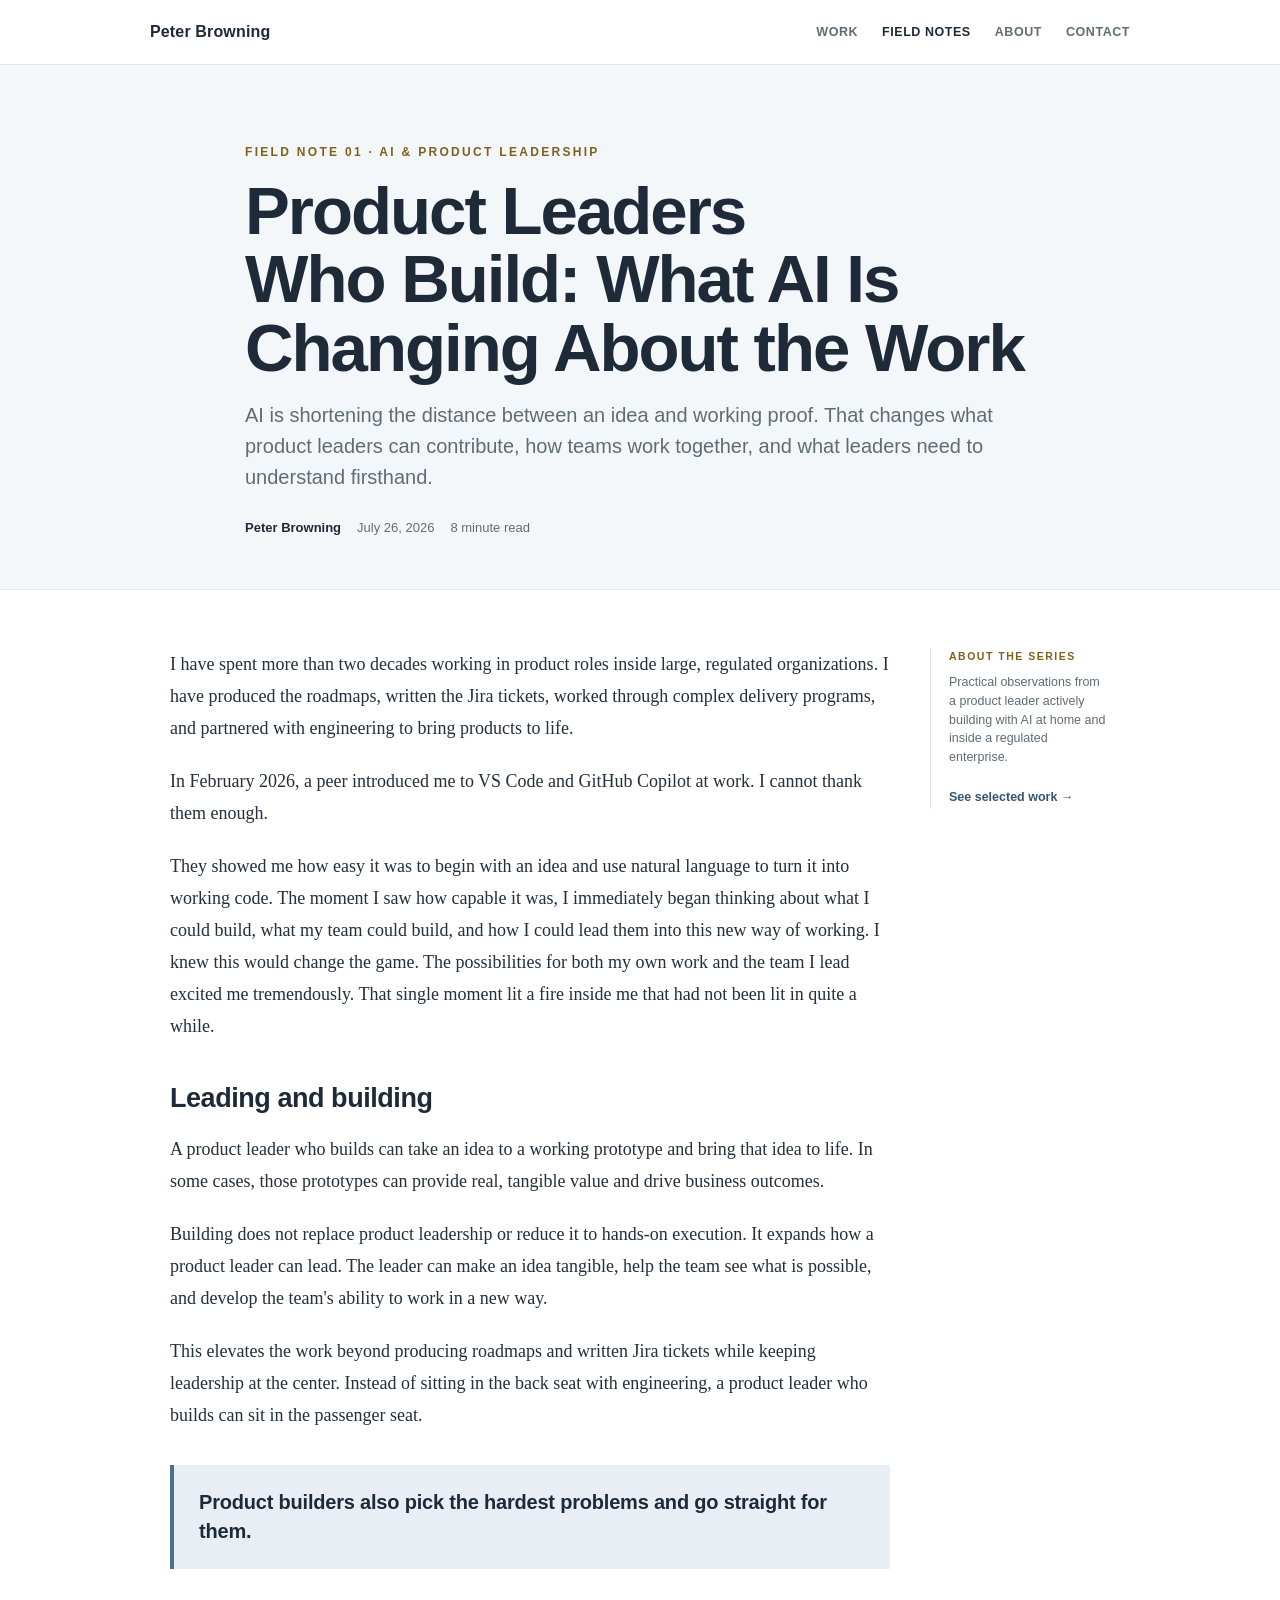
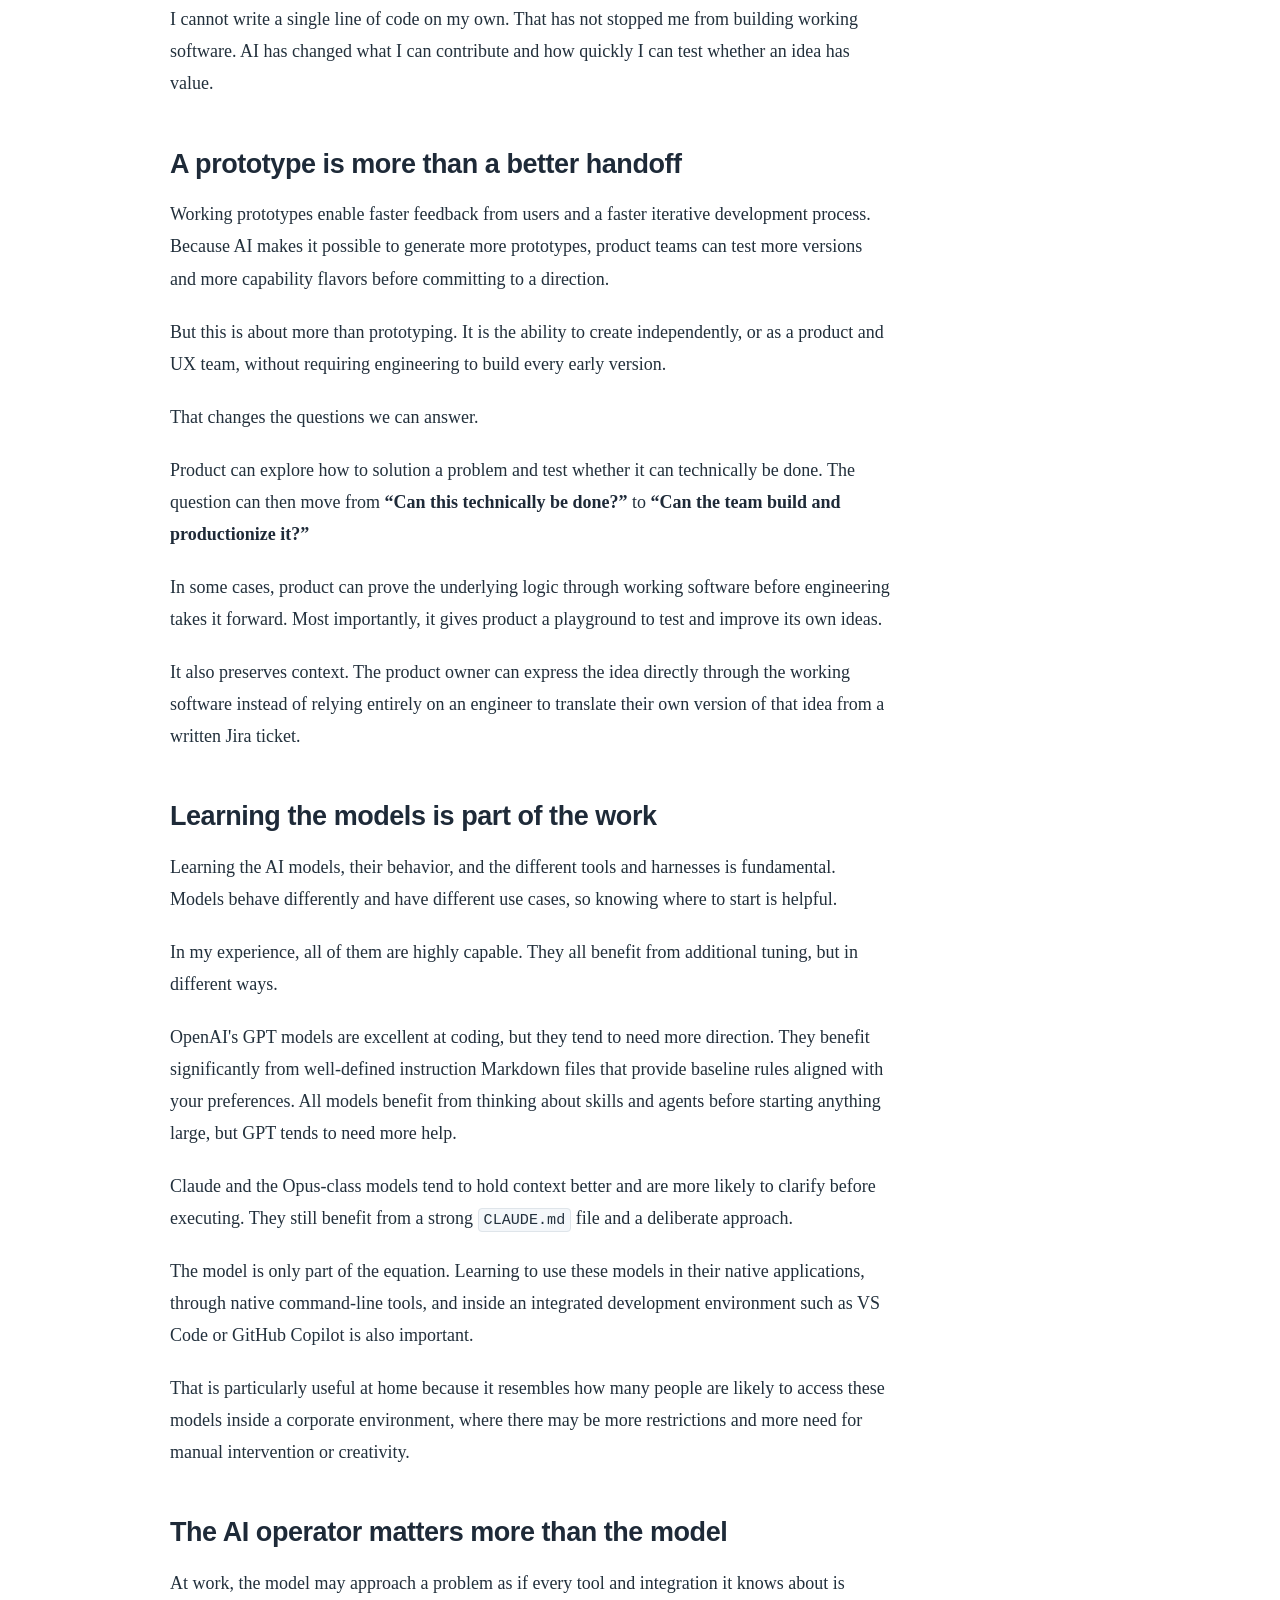
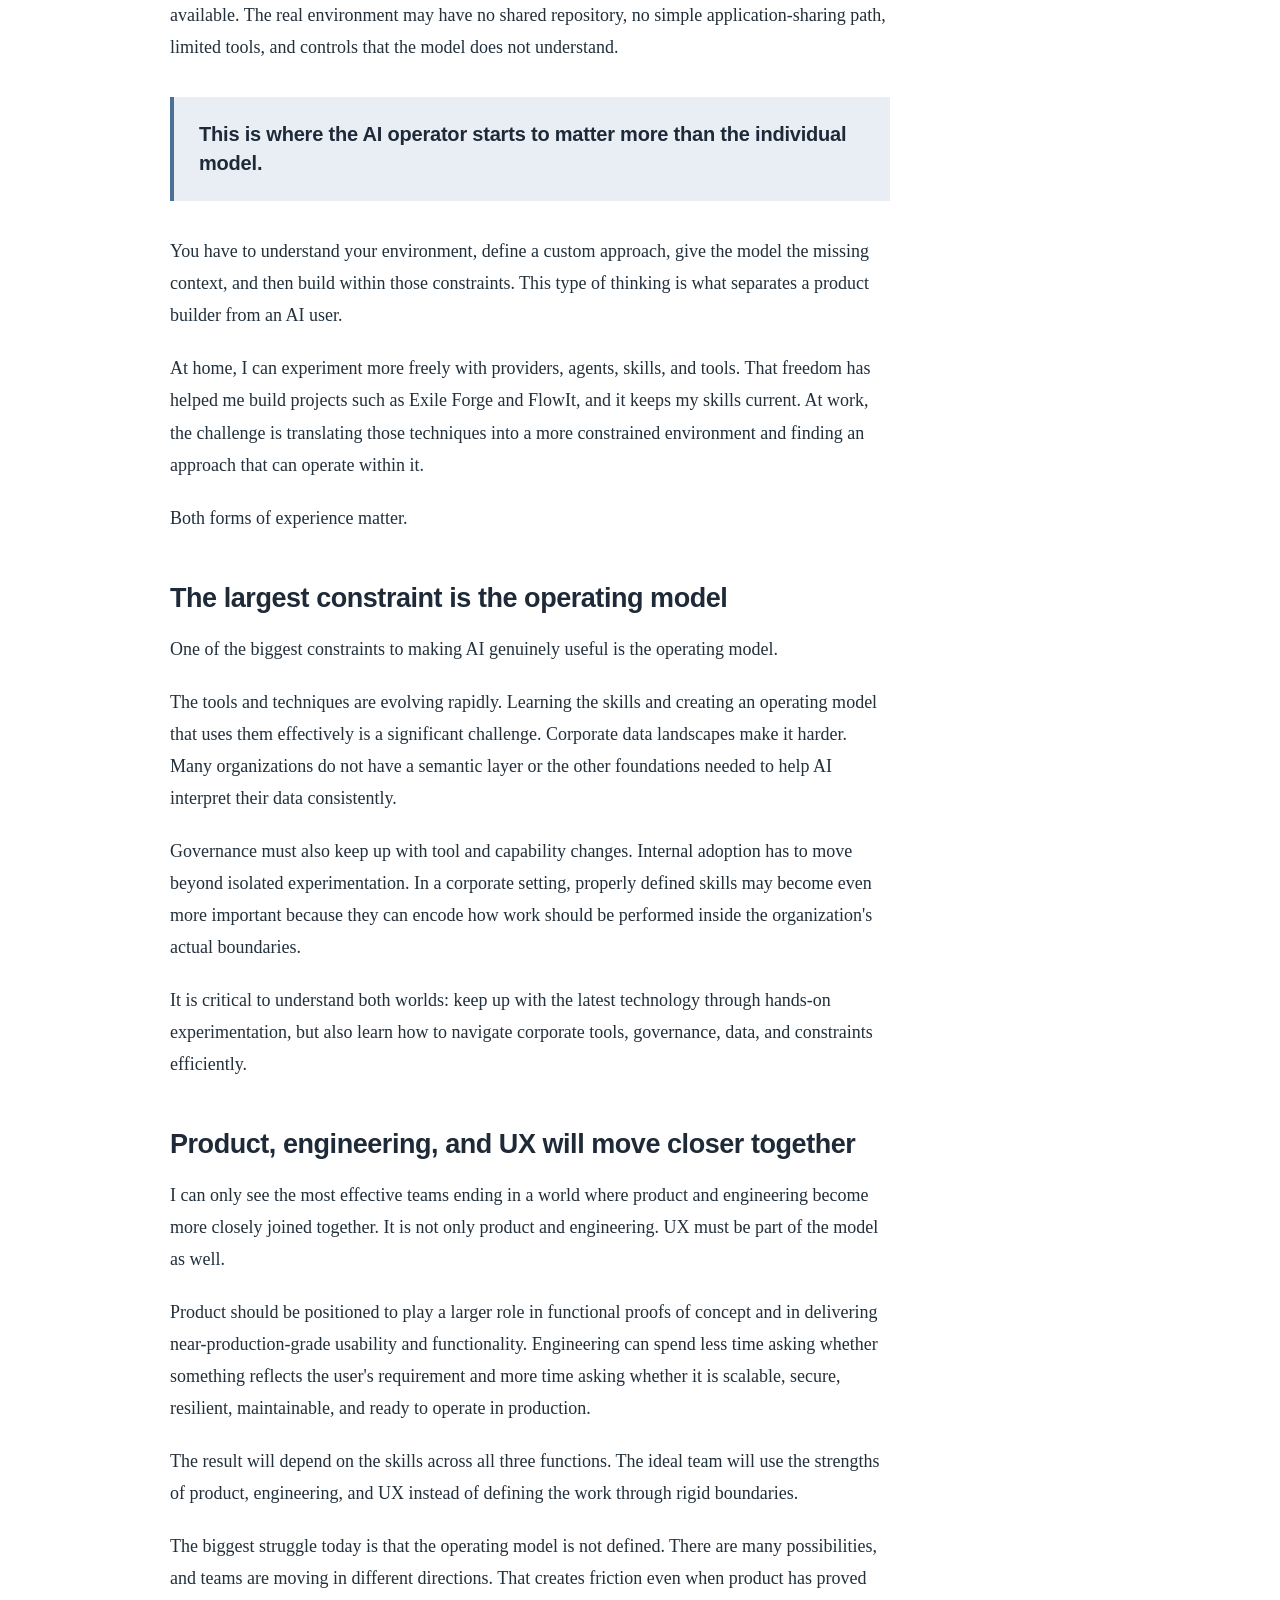
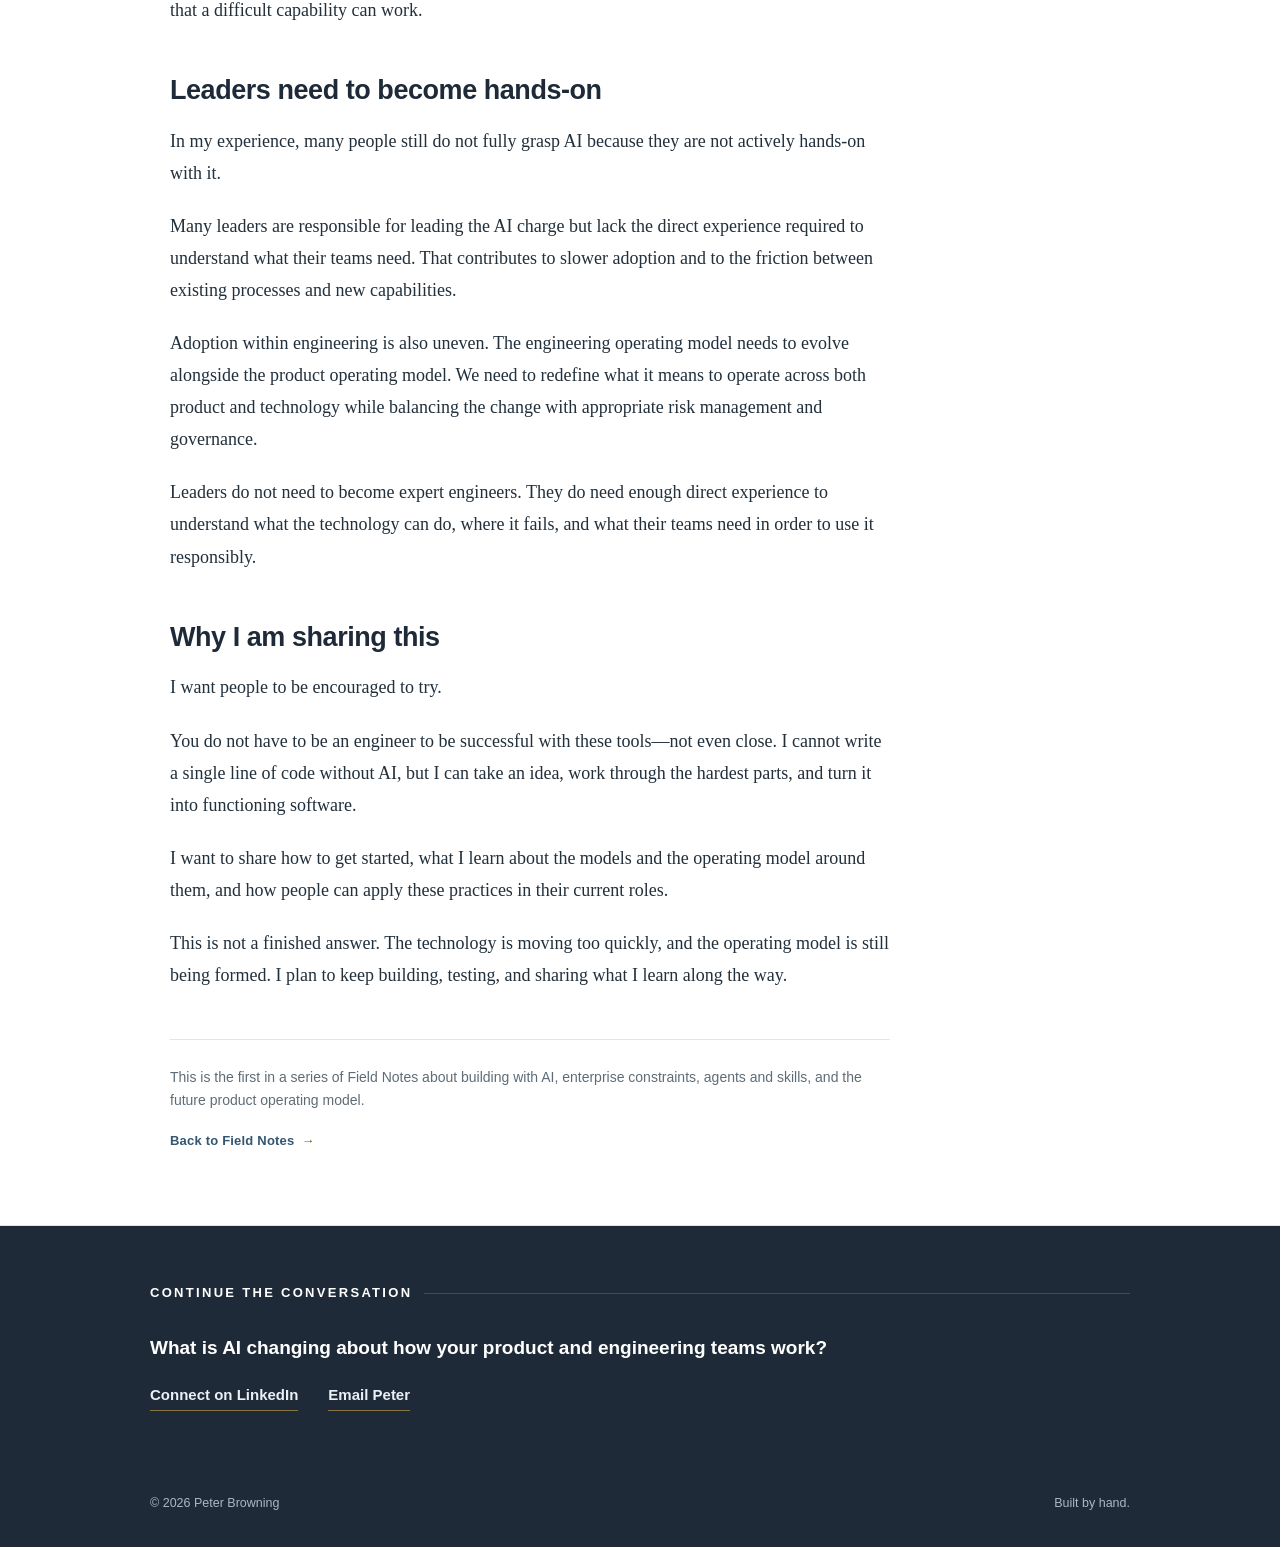
<file: field-notes/product-leaders-who-build/index.html>
<!doctype html>
<html lang="en">
<head>
  <meta charset="utf-8">
  <meta name="viewport" content="width=device-width, initial-scale=1">
  <meta name="description" content="AI is expanding what product leadership can look like. Peter Browning shares what he is learning by leading and building with AI.">
  <meta name="author" content="Peter Browning">
  <meta name="theme-color" content="#1e2a38">
  <link rel="icon" href="../../assets/favicon.svg" type="image/svg+xml">
  <link rel="canonical" href="https://petebrowning.com/field-notes/product-leaders-who-build/">
  <meta property="og:type" content="article">
  <meta property="og:site_name" content="Peter Browning">
  <meta property="og:title" content="Product Leaders Who Build: What AI Is Changing About the Work">
  <meta property="og:description" content="AI is shortening the distance between an idea and working proof—and changing what product leadership can look like.">
  <meta property="og:url" content="https://petebrowning.com/field-notes/product-leaders-who-build/">
  <meta property="og:image" content="https://petebrowning.com/assets/product-leaders-who-build-social.png">
  <meta property="og:image:width" content="1200">
  <meta property="og:image:height" content="630">
  <meta property="article:published_time" content="2026-07-26">
  <meta property="article:author" content="Peter Browning">
  <meta name="twitter:card" content="summary_large_image">
  <meta name="twitter:title" content="Product Leaders Who Build: What AI Is Changing About the Work">
  <meta name="twitter:description" content="AI is shortening the distance between an idea and working proof—and changing what product leadership can look like.">
  <meta name="twitter:image" content="https://petebrowning.com/assets/product-leaders-who-build-social.png">
  <title>Product Leaders Who Build — Peter Browning</title>
  <link rel="stylesheet" href="../../assets/site.css">
</head>
<body>

<a class="skip-link" href="#article">Skip to article</a>

<header>
  <div class="wrap bar">
    <a class="brand" href="../../" aria-label="Peter Browning home">
      <span class="brand-full">Peter Browning</span>
      <span class="brand-short" aria-hidden="true">PB</span>
    </a>
    <nav aria-label="Primary navigation">
      <a href="../../#work">Work</a>
      <a href="../../#field-notes" aria-current="page">Field Notes</a>
      <a href="../../#about">About</a>
      <a href="../../#contact">Contact</a>
    </nav>
  </div>
</header>

<main id="article">
  <header class="article-hero">
    <div class="wrap article-hero__inner">
      <div class="eyebrow">Field Note 01 · AI &amp; Product Leadership</div>
      <h1>Product Leaders Who Build: What AI Is Changing About the Work</h1>
      <p class="article-dek">AI is shortening the distance between an idea and working proof. That
      changes what product leaders can contribute, how teams work together, and what leaders need
      to understand firsthand.</p>
      <div class="article-meta">
        <strong>Peter Browning</strong>
        <span>July 26, 2026</span>
        <span>8 minute read</span>
      </div>
    </div>
  </header>

  <div class="article-layout">
    <article class="article-body">
      <p>I have spent more than two decades working in product roles inside large, regulated
      organizations. I have produced the roadmaps, written the Jira tickets, worked through complex
      delivery programs, and partnered with engineering to bring products to life.</p>

      <p>In February 2026, a peer introduced me to VS Code and GitHub Copilot at work. I cannot
      thank them enough.</p>

      <p>They showed me how easy it was to begin with an idea and use natural language to turn it
      into working code. The moment I saw how capable it was, I immediately began thinking about
      what I could build, what my team could build, and how I could lead them into this new way of
      working. I knew this would change the game. The possibilities for both my own work and the
      team I lead excited me tremendously. That single moment lit a fire inside me that had not been
      lit in quite a while.</p>

      <h2>Leading and building</h2>

      <p>A product leader who builds can take an idea to a working prototype and bring that idea to
      life. In some cases, those prototypes can provide real, tangible value and drive business
      outcomes.</p>

      <p>Building does not replace product leadership or reduce it to hands-on execution. It expands
      how a product leader can lead. The leader can make an idea tangible, help the team see what is
      possible, and develop the team's ability to work in a new way.</p>

      <p>This elevates the work beyond producing roadmaps and written Jira tickets while keeping
      leadership at the center. Instead of sitting in the back seat with engineering, a product
      leader who builds can sit in the passenger seat.</p>

      <div class="article-callout">
        <p>Product builders also pick the hardest problems and go straight for them.</p>
      </div>

      <p>I cannot write a single line of code on my own. That has not stopped me from building
      working software. AI has changed what I can contribute and how quickly I can test whether an
      idea has value.</p>

      <h2>A prototype is more than a better handoff</h2>

      <p>Working prototypes enable faster feedback from users and a faster iterative development
      process. Because AI makes it possible to generate more prototypes, product teams can test more
      versions and more capability flavors before committing to a direction.</p>

      <p>But this is about more than prototyping. It is the ability to create independently, or as a
      product and UX team, without requiring engineering to build every early version.</p>

      <p>That changes the questions we can answer.</p>

      <p>Product can explore how to solution a problem and test whether it can technically be done.
      The question can then move from <strong>&ldquo;Can this technically be done?&rdquo;</strong> to
      <strong>&ldquo;Can the team build and productionize it?&rdquo;</strong></p>

      <p>In some cases, product can prove the underlying logic through working software before
      engineering takes it forward. Most importantly, it gives product a playground to test and
      improve its own ideas.</p>

      <p>It also preserves context. The product owner can express the idea directly through the
      working software instead of relying entirely on an engineer to translate their own version of
      that idea from a written Jira ticket.</p>

      <h2>Learning the models is part of the work</h2>

      <p>Learning the AI models, their behavior, and the different tools and harnesses is
      fundamental. Models behave differently and have different use cases, so knowing where to
      start is helpful.</p>

      <p>In my experience, all of them are highly capable. They all benefit from additional tuning,
      but in different ways.</p>

      <p>OpenAI's GPT models are excellent at coding, but they tend to need more direction. They
      benefit significantly from well-defined instruction Markdown files that provide baseline
      rules aligned with your preferences. All models benefit from thinking about skills and agents
      before starting anything large, but GPT tends to need more help.</p>

      <p>Claude and the Opus-class models tend to hold context better and are more likely to clarify
      before executing. They still benefit from a strong <code>CLAUDE.md</code> file and a
      deliberate approach.</p>

      <p>The model is only part of the equation. Learning to use these models in their native
      applications, through native command-line tools, and inside an integrated development
      environment such as VS Code or GitHub Copilot is also important.</p>

      <p>That is particularly useful at home because it resembles how many people are likely to
      access these models inside a corporate environment, where there may be more restrictions and
      more need for manual intervention or creativity.</p>

      <h2>The AI operator matters more than the model</h2>

      <p>At work, the model may approach a problem as if every tool and integration it knows about
      is available. The real environment may have no shared repository, no simple
      application-sharing path, limited tools, and controls that the model does not understand.</p>

      <div class="article-callout">
        <p>This is where the AI operator starts to matter more than the individual model.</p>
      </div>

      <p>You have to understand your environment, define a custom approach, give the model the
      missing context, and then build within those constraints. This type of thinking is what
      separates a product builder from an AI user.</p>

      <p>At home, I can experiment more freely with providers, agents, skills, and tools. That
      freedom has helped me build projects such as Exile Forge and FlowIt, and it keeps my skills
      current. At work, the challenge is translating those techniques into a more constrained
      environment and finding an approach that can operate within it.</p>

      <p>Both forms of experience matter.</p>

      <h2>The largest constraint is the operating model</h2>

      <p>One of the biggest constraints to making AI genuinely useful is the operating model.</p>

      <p>The tools and techniques are evolving rapidly. Learning the skills and creating an
      operating model that uses them effectively is a significant challenge. Corporate data
      landscapes make it harder. Many organizations do not have a semantic layer or the other
      foundations needed to help AI interpret their data consistently.</p>

      <p>Governance must also keep up with tool and capability changes. Internal adoption has to
      move beyond isolated experimentation. In a corporate setting, properly defined skills may
      become even more important because they can encode how work should be performed inside the
      organization's actual boundaries.</p>

      <p>It is critical to understand both worlds: keep up with the latest technology through
      hands-on experimentation, but also learn how to navigate corporate tools, governance, data,
      and constraints efficiently.</p>

      <h2>Product, engineering, and UX will move closer together</h2>

      <p>I can only see the most effective teams ending in a world where product and engineering
      become more closely joined together. It is not only product and engineering. UX must be part
      of the model as well.</p>

      <p>Product should be positioned to play a larger role in functional proofs of concept and in
      delivering near-production-grade usability and functionality. Engineering can spend less
      time asking whether something reflects the user's requirement and more time asking whether it
      is scalable, secure, resilient, maintainable, and ready to operate in production.</p>

      <p>The result will depend on the skills across all three functions. The ideal team will use
      the strengths of product, engineering, and UX instead of defining the work through rigid
      boundaries.</p>

      <p>The biggest struggle today is that the operating model is not defined. There are many
      possibilities, and teams are moving in different directions. That creates friction even when
      product has proved that a difficult capability can work.</p>

      <h2>Leaders need to become hands-on</h2>

      <p>In my experience, many people still do not fully grasp AI because they are not actively
      hands-on with it.</p>

      <p>Many leaders are responsible for leading the AI charge but lack the direct experience
      required to understand what their teams need. That contributes to slower adoption and to the
      friction between existing processes and new capabilities.</p>

      <p>Adoption within engineering is also uneven. The engineering operating model needs to evolve
      alongside the product operating model. We need to redefine what it means to operate across
      both product and technology while balancing the change with appropriate risk management and
      governance.</p>

      <p>Leaders do not need to become expert engineers. They do need enough direct experience to
      understand what the technology can do, where it fails, and what their teams need in order to
      use it responsibly.</p>

      <h2>Why I am sharing this</h2>

      <p>I want people to be encouraged to try.</p>

      <p>You do not have to be an engineer to be successful with these tools—not even close. I
      cannot write a single line of code without AI, but I can take an idea, work through the
      hardest parts, and turn it into functioning software.</p>

      <p>I want to share how to get started, what I learn about the models and the operating model
      around them, and how people can apply these practices in their current roles.</p>

      <p>This is not a finished answer. The technology is moving too quickly, and the operating
      model is still being formed. I plan to keep building, testing, and sharing what I learn along
      the way.</p>

      <div class="article-end">
        <p>This is the first in a series of Field Notes about building with AI, enterprise
        constraints, agents and skills, and the future product operating model.</p>
        <a class="text-link" href="../../#field-notes">Back to Field Notes</a>
      </div>
    </article>

    <aside class="article-aside" aria-label="About this Field Note">
      <span>About the series</span>
      <p>Practical observations from a product leader actively building with AI at home and inside
      a regulated enterprise.</p>
      <a href="../../#work">See selected work →</a>
    </aside>
  </div>
</main>

<section class="block contact" id="contact">
  <div class="wrap">
    <div class="kicker"><h2>Continue the conversation</h2><div class="rule"></div></div>
    <div class="lead">What is AI changing about how your product and engineering teams work?</div>
    <div class="clinks">
      <a href="https://www.linkedin.com/in/peterbrowningproduct/">Connect on LinkedIn</a>
      <a href="mailto:pbrowning81@gmail.com">Email Peter</a>
    </div>
  </div>
</section>

<footer>
  <div class="wrap">
    <div>© 2026 Peter Browning</div>
    <div>Built by hand.</div>
  </div>
</footer>

</body>
</html>
</file>
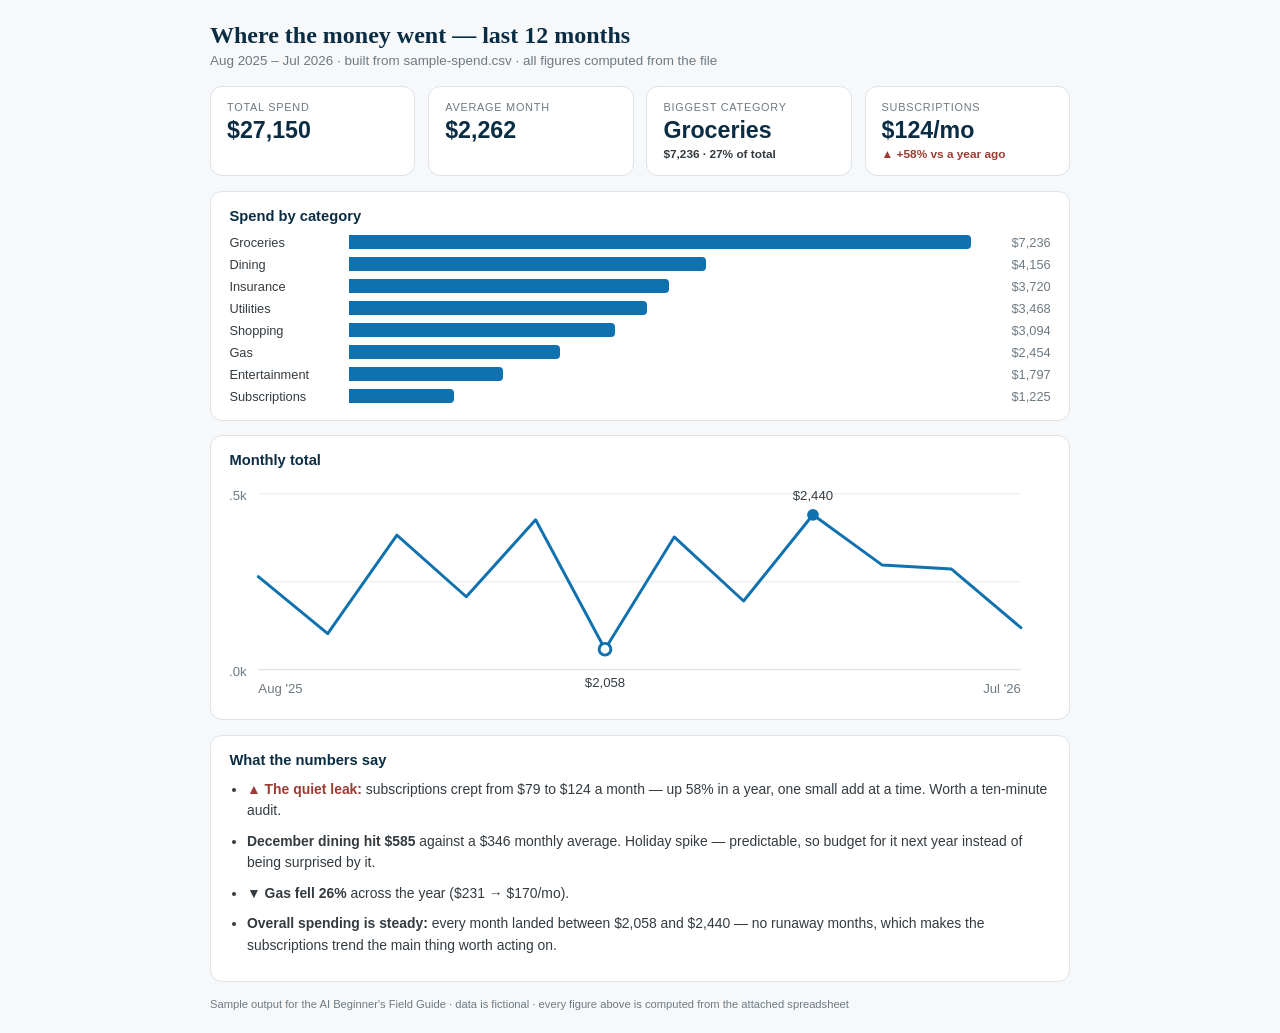
<file: field-notes/ai-beginners-guide/assets/vibe-dashboard-sample.html>
<!DOCTYPE html>
<html lang="en">
<head>
<meta charset="utf-8">
<meta name="viewport" content="width=device-width, initial-scale=1">
<title>Spending Dashboard — sample vibe-coded output</title>
<style>
  :root {
    --blue-deep: #004977; --blue-ink: #0B2D44; --blue-bright: #1071AF; --blue-wash: #E9F1F7;
    --ink: #333B41; --muted: #6E7A83; --line: #DDE3E8; --soft: #F6F8FA;
    --warn-fg: #9C3B31; --warn-bg: #F7ECEA; --good-fg: #2F6C43;
  }
  * { box-sizing: border-box; margin: 0; padding: 0; }
  body { font-family: "Segoe UI", "Helvetica Neue", Helvetica, Arial, sans-serif; background: var(--soft); color: var(--ink); padding: 1.4rem; }
  .wrap { max-width: 860px; margin: 0 auto; }
  header h1 { font-family: Georgia, serif; font-size: 1.5rem; color: var(--blue-ink); }
  header p { color: var(--muted); font-size: .84rem; margin-top: .25rem; }
  .tiles { display: grid; grid-template-columns: repeat(auto-fit, minmax(170px, 1fr)); gap: .8rem; margin-top: 1.1rem; }
  .tile { background: #fff; border: 1px solid var(--line); border-radius: 12px; padding: .85rem 1rem; }
  .tile small { display: block; color: var(--muted); font-size: .68rem; letter-spacing: .07em; text-transform: uppercase; }
  .tile b { display: block; font-size: 1.45rem; color: var(--blue-ink); margin-top: .25rem; font-variant-numeric: tabular-nums; }
  .tile .delta { font-size: .74rem; font-weight: 700; }
  .delta.warn { color: var(--warn-fg); }
  .delta.good { color: var(--good-fg); }
  .panel { background: #fff; border: 1px solid var(--line); border-radius: 12px; padding: 1rem 1.15rem; margin-top: .9rem; }
  .panel h2 { font-size: .92rem; color: var(--blue-ink); margin-bottom: .7rem; }
  .bars { display: grid; gap: 7px; }
  .barrow { display: grid; grid-template-columns: 110px 1fr 70px; gap: .6rem; align-items: center; font-size: .8rem; }
  .barrow .track { height: 14px; background: transparent; }
  .barrow .track i { display: block; height: 100%; background: var(--blue-bright); border-radius: 0 4px 4px 0; transition: filter .12s; }
  .barrow:hover .track i { filter: brightness(1.15); }
  .barrow .v { text-align: right; color: var(--muted); font-variant-numeric: tabular-nums; }
  svg text { font-family: inherit; }
  .insights li { font-size: .87rem; line-height: 1.55; margin: 0 0 .55rem 1.1rem; }
  .insights .flag { font-weight: 700; }
  .insights .flag.warn { color: var(--warn-fg); }
  footer { margin-top: 1rem; color: var(--muted); font-size: .7rem; }
</style>
</head>
<body>
<div class="wrap">
  <header>
    <h1>Where the money went — last 12 months</h1>
    <p>Aug 2025 – Jul 2026 · built from sample-spend.csv · all figures computed from the file</p>
  </header>

  <div class="tiles">
    <div class="tile"><small>Total spend</small><b>$27,150</b></div>
    <div class="tile"><small>Average month</small><b>$2,262</b></div>
    <div class="tile"><small>Biggest category</small><b>Groceries</b><span class="delta">$7,236 · 27% of total</span></div>
    <div class="tile"><small>Subscriptions</small><b>$124/mo</b><span class="delta warn">▲ +58% vs a year ago</span></div>
  </div>

  <div class="panel">
    <h2>Spend by category</h2>
    <div class="bars">
      <div class="barrow"><span>Groceries</span><span class="track"><i style="width:100%"  title="Groceries $7,236"></i></span><span class="v">$7,236</span></div>
      <div class="barrow"><span>Dining</span><span class="track"><i style="width:57.4%" title="Dining $4,156"></i></span><span class="v">$4,156</span></div>
      <div class="barrow"><span>Insurance</span><span class="track"><i style="width:51.4%" title="Insurance $3,720"></i></span><span class="v">$3,720</span></div>
      <div class="barrow"><span>Utilities</span><span class="track"><i style="width:47.9%" title="Utilities $3,468"></i></span><span class="v">$3,468</span></div>
      <div class="barrow"><span>Shopping</span><span class="track"><i style="width:42.8%" title="Shopping $3,094"></i></span><span class="v">$3,094</span></div>
      <div class="barrow"><span>Gas</span><span class="track"><i style="width:33.9%" title="Gas $2,454"></i></span><span class="v">$2,454</span></div>
      <div class="barrow"><span>Entertainment</span><span class="track"><i style="width:24.8%" title="Entertainment $1,797"></i></span><span class="v">$1,797</span></div>
      <div class="barrow"><span>Subscriptions</span><span class="track"><i style="width:16.9%" title="Subscriptions $1,225"></i></span><span class="v">$1,225</span></div>
    </div>
  </div>

  <div class="panel">
    <h2>Monthly total</h2>
    <svg viewBox="0 0 560 150" width="100%" role="img" aria-label="Monthly spending, August 2025 through July 2026, ranging from $2,058 to $2,440">
      <line x1="20" y1="130" x2="540" y2="130" stroke="#DDE3E8" stroke-width="1"/>
      <line x1="20" y1="70" x2="540" y2="70" stroke="#EEF1F4" stroke-width="1"/>
      <line x1="20" y1="10" x2="540" y2="10" stroke="#EEF1F4" stroke-width="1"/>
      <text x="12" y="134" font-size="9" fill="#6E7A83" text-anchor="end">$2.0k</text>
      <text x="12" y="14" font-size="9" fill="#6E7A83" text-anchor="end">$2.5k</text>
      <polyline fill="none" stroke="#1071AF" stroke-width="2" stroke-linejoin="round" stroke-linecap="round"
        points="20,66.6 67.3,105.5 114.5,38.3 161.8,80.3 209.1,27.8 256.4,116.1 303.6,39.5 350.9,83.2 398.2,24.4 445.5,58.7 492.7,61.4 540,101.4"/>
      <circle cx="398.2" cy="24.4" r="4" fill="#1071AF"><title>Apr 2026 · $2,440 (highest)</title></circle>
      <circle cx="256.4" cy="116.1" r="4" fill="#fff" stroke="#1071AF" stroke-width="2"><title>Jan 2026 · $2,058 (lowest)</title></circle>
      <text x="398.2" y="14" font-size="9" fill="#333B41" text-anchor="middle">$2,440</text>
      <text x="256.4" y="132" font-size="9" fill="#333B41" text-anchor="middle" dy="10">$2,058</text>
      <text x="20" y="146" font-size="9" fill="#6E7A83">Aug '25</text>
      <text x="540" y="146" font-size="9" fill="#6E7A83" text-anchor="end">Jul '26</text>
    </svg>
  </div>

  <div class="panel">
    <h2>What the numbers say</h2>
    <ul class="insights">
      <li><span class="flag warn">▲ The quiet leak:</span> subscriptions crept from $79 to $124 a month — up 58% in a year, one small add at a time. Worth a ten-minute audit.</li>
      <li><span class="flag">December dining hit $585</span> against a $346 monthly average. Holiday spike — predictable, so budget for it next year instead of being surprised by it.</li>
      <li><span class="flag good">▼ Gas fell 26%</span> across the year ($231 → $170/mo).</li>
      <li><span class="flag">Overall spending is steady:</span> every month landed between $2,058 and $2,440 — no runaway months, which makes the subscriptions trend the main thing worth acting on.</li>
    </ul>
  </div>

  <footer>Sample output for the AI Beginner's Field Guide · data is fictional · every figure above is computed from the attached spreadsheet</footer>
</div>
</body>
</html>
</file>
<file: assets/site.css>
:root {
  --navy: #1e2a38;
  --navy-2: #26374a;
  --steel: #4b7094;
  --steel-dark: #345671;
  --steel-soft: #e8eef4;
  --gold: #80601f;
  --gold-soft: #f4ecdc;
  --ink: #22303c;
  --muted: #5f6c76;
  --line: #dfe5ea;
  --line-strong: #c9d2da;
  --bg: #ffffff;
  --bg-2: #f4f7fa;
  --focus: #2e6f9e;
  --maxw: 1040px;
  --reading: 720px;
  --shadow: 0 18px 50px rgba(30, 42, 56, 0.1);
}

* {
  box-sizing: border-box;
  margin: 0;
  padding: 0;
}

html {
  scroll-behavior: smooth;
}

body {
  overflow-x: hidden;
  color: var(--ink);
  background: var(--bg);
  font-family: "Segoe UI", "Helvetica Neue", Helvetica, Arial, sans-serif;
  line-height: 1.65;
  -webkit-font-smoothing: antialiased;
}

a {
  color: inherit;
}

img {
  display: block;
  max-width: 100%;
}

button,
a {
  -webkit-tap-highlight-color: transparent;
  touch-action: manipulation;
}

:focus-visible {
  outline: 3px solid var(--focus);
  outline-offset: 4px;
}

.skip-link {
  position: fixed;
  top: 10px;
  left: 10px;
  z-index: 100;
  padding: 9px 13px;
  color: #fff;
  background: var(--navy);
  border-radius: 4px;
  font-size: 13px;
  font-weight: 700;
  transform: translateY(-160%);
}

.skip-link:focus {
  transform: translateY(0);
}

.wrap {
  width: min(100%, var(--maxw));
  margin: 0 auto;
  padding: 0 30px;
}

header {
  position: sticky;
  top: 0;
  z-index: 10;
  border-bottom: 1px solid rgba(223, 229, 234, 0.92);
  background: rgba(255, 255, 255, 0.92);
  backdrop-filter: saturate(150%) blur(12px);
}

.bar {
  display: flex;
  height: 64px;
  align-items: center;
  justify-content: space-between;
  gap: 24px;
}

.brand {
  color: var(--navy);
  font-size: 16px;
  font-weight: 750;
  letter-spacing: 0.15px;
  text-decoration: none;
  white-space: nowrap;
}

.brand-short {
  display: none;
}

nav {
  display: flex;
  align-items: center;
  gap: 24px;
}

nav a {
  color: var(--muted);
  font-size: 12.5px;
  font-weight: 700;
  letter-spacing: 0.55px;
  text-decoration: none;
  text-transform: uppercase;
}

nav a:hover,
nav a[aria-current="page"] {
  color: var(--navy);
}

.intro {
  padding: 78px 0 52px;
}

.intro .grid {
  display: flex;
  align-items: center;
  gap: 48px;
}

.intro .txt {
  flex: 1;
}

.eyebrow {
  margin-bottom: 14px;
  color: var(--gold);
  font-size: 12px;
  font-weight: 800;
  letter-spacing: 2.3px;
  text-transform: uppercase;
}

.intro h1 {
  max-width: 760px;
  margin-bottom: 17px;
  color: var(--navy);
  font-size: clamp(2rem, 5vw, 2.6rem);
  font-weight: 750;
  letter-spacing: -0.8px;
  line-height: 1.12;
  text-wrap: balance;
}

.intro p {
  max-width: 59ch;
  color: var(--ink);
  font-size: 16.5px;
}

.intro p b {
  color: var(--navy);
}

.photo {
  width: 136px;
  height: 136px;
  flex: 0 0 136px;
  border: 3px solid #fff;
  border-radius: 50%;
  box-shadow: 0 4px 22px rgba(30, 42, 56, 0.16);
  object-fit: cover;
}

section.block {
  padding: 56px 0;
  border-top: 1px solid var(--line);
  scroll-margin-top: 64px;
}

.kicker {
  display: flex;
  align-items: center;
  gap: 12px;
  margin-bottom: 28px;
}

.kicker h2 {
  color: var(--navy);
  font-size: 13px;
  font-weight: 800;
  letter-spacing: 2.3px;
  text-transform: uppercase;
}

.kicker .rule {
  height: 1px;
  flex: 1;
  background: var(--line);
}

.featured-product {
  overflow: hidden;
  margin-bottom: 20px;
  border: 1px solid var(--line-strong);
  border-radius: 12px;
  background: #fff;
  box-shadow: var(--shadow);
}

.featured-product__visual {
  border-bottom: 1px solid var(--line);
  background: #edf2f6;
}

.featured-product__visual img {
  display: block;
  width: 100%;
  height: auto;
  aspect-ratio: 1265 / 720;
  object-fit: cover;
  object-position: left top;
}

.featured-product__content {
  display: grid;
  min-width: 0;
  gap: 28px 48px;
  align-items: start;
  padding: 30px 34px 34px;
  color: var(--ink);
  grid-template-columns: minmax(0, 1.35fr) minmax(240px, 0.65fr);
}

.featured-product__summary,
.featured-product__details {
  min-width: 0;
}

.featured-product__details {
  padding-top: 29px;
}

.product-label {
  margin-bottom: 12px;
  color: var(--steel-dark);
  font-size: 11px;
  font-weight: 800;
  letter-spacing: 1.8px;
  text-transform: uppercase;
}

.featured-product h3 {
  margin-bottom: 12px;
  color: var(--navy);
  font-size: 27px;
  line-height: 1.15;
  text-wrap: balance;
}

.featured-product p {
  max-width: 66ch;
  margin-bottom: 14px;
  color: var(--ink);
  font-size: 14.5px;
  text-wrap: pretty;
}

.product-points {
  display: grid;
  gap: 8px;
  margin: 0 0 20px;
  list-style: none;
}

.product-points li {
  position: relative;
  padding-left: 18px;
  color: var(--ink);
  font-size: 13px;
}

.product-points li::before {
  position: absolute;
  top: 0.62em;
  left: 0;
  width: 6px;
  height: 6px;
  border-radius: 50%;
  background: var(--steel);
  content: "";
}

.text-link {
  display: inline-flex;
  align-items: center;
  gap: 7px;
  color: var(--steel-dark);
  font-size: 13px;
  font-weight: 750;
  letter-spacing: 0.2px;
  text-decoration: none;
}

.text-link::after {
  color: var(--gold);
  content: "\2192";
}

.text-link--light {
  color: #fff;
}

.text-link--light::after {
  color: #b9d4e8;
}

.cards {
  display: grid;
  gap: 18px;
  grid-template-columns: 1fr 1fr;
}

.card {
  padding: 22px 22px 20px;
  border: 1px solid var(--line);
  border-radius: 10px;
  background: var(--bg);
  transition: border-color 0.15s, transform 0.15s, box-shadow 0.15s;
}

.card:hover {
  border-color: #c9b98f;
  box-shadow: 0 10px 30px rgba(30, 42, 56, 0.07);
  transform: translateY(-2px);
}

.card .top {
  width: 34px;
  margin-bottom: 15px;
  border-top: 3px solid var(--gold);
}

.card h3 {
  margin-bottom: 3px;
  color: var(--navy);
  font-size: 17px;
  font-weight: 750;
}

.card .role {
  margin-bottom: 11px;
  color: var(--gold);
  font-size: 12px;
  font-weight: 750;
  letter-spacing: 0.35px;
  text-transform: uppercase;
}

.card p {
  margin-bottom: 14px;
  color: var(--ink);
  font-size: 14.2px;
}

.tech {
  display: flex;
  flex-wrap: wrap;
  gap: 6px;
}

.tech span {
  padding: 3px 10px;
  border: 1px solid var(--line);
  border-radius: 20px;
  color: var(--muted);
  font-size: 11px;
  letter-spacing: 0.2px;
}

.card .link {
  display: inline-block;
  margin-top: 13px;
  color: var(--navy);
  font-size: 12.5px;
  font-weight: 700;
  letter-spacing: 0.3px;
  text-decoration: none;
}

.card .link::after {
  color: var(--gold);
  content: " \2192";
}

.field-notes {
  background: var(--bg-2);
}

.note-card {
  display: grid;
  overflow: hidden;
  border: 1px solid var(--line-strong);
  border-radius: 12px;
  background: #fff;
  box-shadow: 0 14px 40px rgba(30, 42, 56, 0.07);
  grid-template-columns: minmax(220px, 0.72fr) minmax(0, 1.28fr);
}

.note-card__mark {
  display: flex;
  min-height: 300px;
  flex-direction: column;
  justify-content: space-between;
  padding: 30px;
  color: #fff;
  background: var(--navy);
}

.note-card__mark span {
  color: #b9d4e8;
  font-size: 11px;
  font-weight: 800;
  letter-spacing: 2px;
  text-transform: uppercase;
}

.note-card__mark strong {
  max-width: 8ch;
  font-size: 42px;
  letter-spacing: -1px;
  line-height: 0.98;
}

.note-card__mark small {
  color: #cbd7e0;
  font-size: 12px;
}

.note-card__content {
  display: flex;
  flex-direction: column;
  align-items: flex-start;
  justify-content: center;
  padding: 38px;
}

.note-meta {
  margin-bottom: 12px;
  color: var(--gold);
  font-size: 11.5px;
  font-weight: 800;
  letter-spacing: 0.9px;
  text-transform: uppercase;
}

.note-card h3 {
  max-width: 20ch;
  margin-bottom: 14px;
  color: var(--navy);
  font-size: clamp(1.55rem, 3vw, 2.1rem);
  letter-spacing: -0.45px;
  line-height: 1.16;
  text-wrap: balance;
}

.note-card p {
  max-width: 56ch;
  margin-bottom: 22px;
  color: var(--muted);
  font-size: 15px;
}

.about p {
  max-width: 68ch;
  margin-bottom: 14px;
  color: var(--ink);
  font-size: 15.5px;
}

.about p b {
  color: var(--navy);
}

.facts {
  display: flex;
  flex-wrap: wrap;
  gap: 10px 26px;
  margin-top: 8px;
}

.facts div {
  color: var(--muted);
  font-size: 13.5px;
}

.facts b {
  color: var(--navy);
  font-weight: 700;
}

.contact {
  border-top: none;
  color: #eaf0f5;
  background: var(--navy);
}

.contact .kicker h2 {
  color: #fff;
}

.contact .kicker .rule {
  background: rgba(255, 255, 255, 0.16);
}

.contact .lead {
  margin-bottom: 20px;
  color: #fff;
  font-size: 19px;
  font-weight: 650;
}

.clinks {
  display: flex;
  flex-wrap: wrap;
  gap: 14px 30px;
}

.clinks a {
  padding-bottom: 2px;
  border-bottom: 1px solid rgba(195, 154, 78, 0.65);
  color: #eaf0f5;
  font-size: 15px;
  font-weight: 700;
  text-decoration: none;
}

.clinks a:hover {
  border-color: #d8b86f;
  color: #fff;
}

footer {
  padding: 26px 0 34px;
  color: #aab8c5;
  background: var(--navy);
  font-size: 12.5px;
}

footer .wrap {
  display: flex;
  flex-wrap: wrap;
  justify-content: space-between;
  gap: 8px;
}

.article-hero {
  padding: 78px 0 50px;
  border-bottom: 1px solid var(--line);
  background: var(--bg-2);
}

.article-hero__inner {
  max-width: 850px;
}

.article-hero h1 {
  max-width: 850px;
  margin-bottom: 18px;
  color: var(--navy);
  font-size: clamp(2.25rem, 6vw, 4.2rem);
  font-weight: 760;
  letter-spacing: -2px;
  line-height: 1.02;
  text-wrap: balance;
}

.article-dek {
  max-width: 68ch;
  margin-bottom: 24px;
  color: var(--muted);
  font-size: clamp(1.05rem, 2vw, 1.25rem);
  line-height: 1.55;
}

.article-meta {
  display: flex;
  flex-wrap: wrap;
  align-items: center;
  gap: 8px 16px;
  color: var(--muted);
  font-size: 13px;
}

.article-meta strong {
  color: var(--navy);
}

.article-layout {
  display: grid;
  padding: 58px 30px 72px;
  gap: 40px;
  grid-template-columns: minmax(0, var(--reading)) 180px;
  justify-content: center;
}

.article-body {
  min-width: 0;
}

.article-body > p {
  margin-bottom: 21px;
  color: var(--ink);
  font-family: Georgia, "Times New Roman", serif;
  font-size: 18px;
  line-height: 1.78;
}

.article-body h2 {
  margin: 48px 0 18px;
  color: var(--navy);
  font-size: 27px;
  letter-spacing: -0.45px;
  line-height: 1.22;
  scroll-margin-top: 90px;
  text-wrap: balance;
}

.article-body h2:first-of-type {
  margin-top: 40px;
}

.article-body strong {
  color: var(--navy);
}

.article-body code {
  padding: 2px 5px;
  border: 1px solid var(--line);
  border-radius: 4px;
  background: var(--bg-2);
  font-family: Consolas, "SFMono-Regular", monospace;
  font-size: 0.84em;
}

.article-callout {
  margin: 34px 0;
  padding: 23px 25px;
  border-left: 4px solid var(--steel);
  background: var(--steel-soft);
}

.article-callout p {
  color: var(--navy);
  font-size: 20px;
  font-weight: 650;
  letter-spacing: -0.2px;
  line-height: 1.45;
}

.article-aside {
  align-self: start;
  position: sticky;
  top: 96px;
  padding-left: 18px;
  border-left: 1px solid var(--line);
}

.article-aside span {
  display: block;
  margin-bottom: 8px;
  color: var(--gold);
  font-size: 10.5px;
  font-weight: 800;
  letter-spacing: 1.5px;
  text-transform: uppercase;
}

.article-aside p {
  margin-bottom: 16px;
  color: var(--muted);
  font-size: 12.5px;
  line-height: 1.5;
}

.article-aside a {
  color: var(--steel-dark);
  font-size: 12.5px;
  font-weight: 750;
  text-decoration: none;
}

.article-end {
  margin-top: 48px;
  padding-top: 26px;
  border-top: 1px solid var(--line);
}

.article-end p {
  margin-bottom: 15px;
  color: var(--muted);
  font-size: 14px;
}

@media (max-width: 860px) {
  .featured-product__content {
    grid-template-columns: 1fr;
  }

  .featured-product__details {
    padding-top: 0;
  }

  .article-layout {
    grid-template-columns: minmax(0, var(--reading));
  }

  .article-aside {
    position: static;
    padding: 20px 0 0;
    border-top: 1px solid var(--line);
    border-left: 0;
  }
}

@media (max-width: 720px) {
  .wrap {
    padding: 0 20px;
  }

  .bar {
    gap: 14px;
  }

  .brand-full {
    display: none;
  }

  .brand-short {
    display: inline;
  }

  nav {
    gap: 14px;
  }

  nav a {
    font-size: 10.5px;
    letter-spacing: 0.3px;
  }

  .intro {
    padding: 50px 0 38px;
  }

  .intro .grid {
    flex-direction: column-reverse;
    align-items: flex-start;
    gap: 24px;
  }

  .photo {
    width: 98px;
    height: 98px;
    flex-basis: 98px;
  }

  section.block {
    padding: 42px 0;
  }

  .featured-product__content {
    padding: 27px 24px 30px;
  }

  .featured-product h3 {
    font-size: 24px;
  }

  .cards,
  .note-card {
    grid-template-columns: 1fr;
  }

  .note-card__mark {
    min-height: 210px;
  }

  .note-card__content {
    padding: 28px 24px 31px;
  }

  .article-hero {
    padding: 50px 0 38px;
  }

  .article-hero h1 {
    letter-spacing: -1.2px;
  }

  .article-layout {
    padding: 39px 20px 55px;
  }

  .article-body > p {
    font-size: 17px;
    line-height: 1.74;
  }

  .article-body h2 {
    margin-top: 40px;
    font-size: 24px;
  }
}

@media (max-width: 440px) {
  nav {
    gap: 11px;
  }

  nav a {
    font-size: 9.5px;
  }
}

@media (prefers-reduced-motion: reduce) {
  html {
    scroll-behavior: auto;
  }

  *,
  *::before,
  *::after {
    scroll-behavior: auto !important;
    transition-duration: 0.01ms !important;
  }
}
</file>
